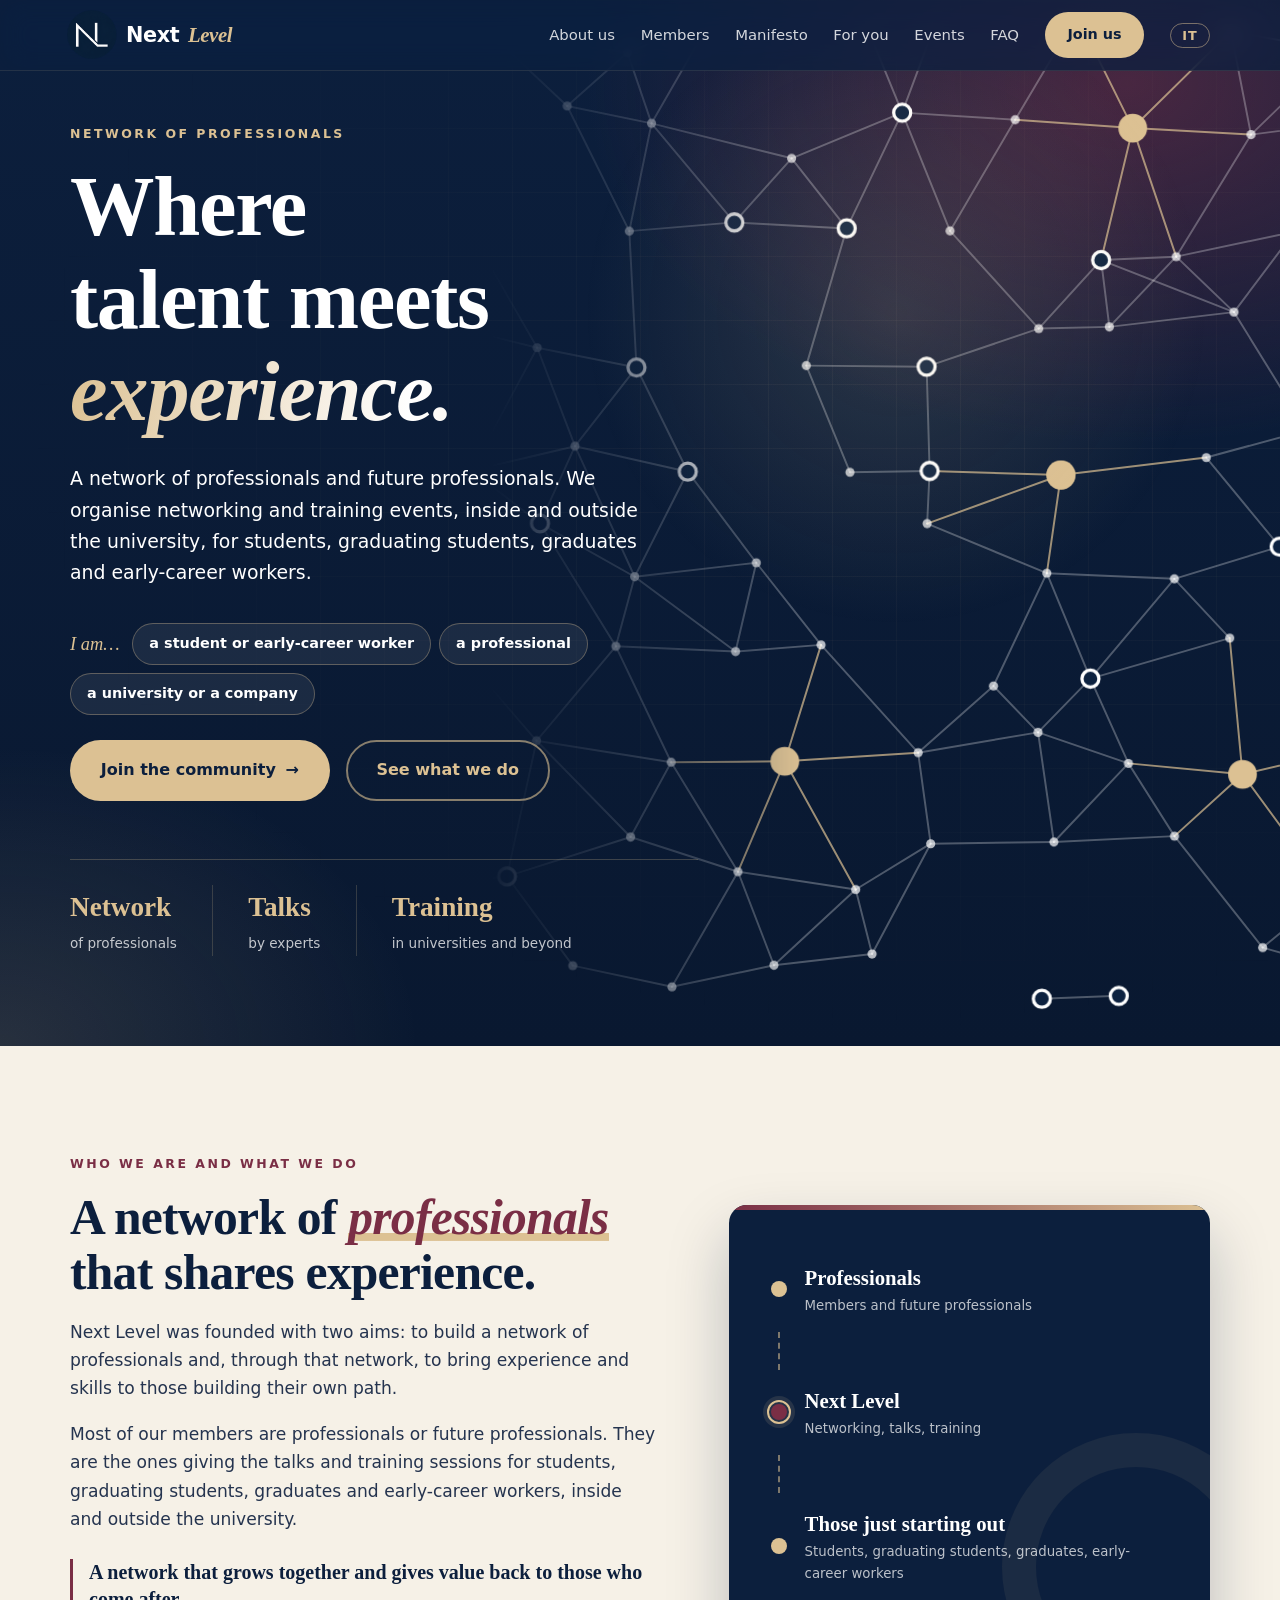
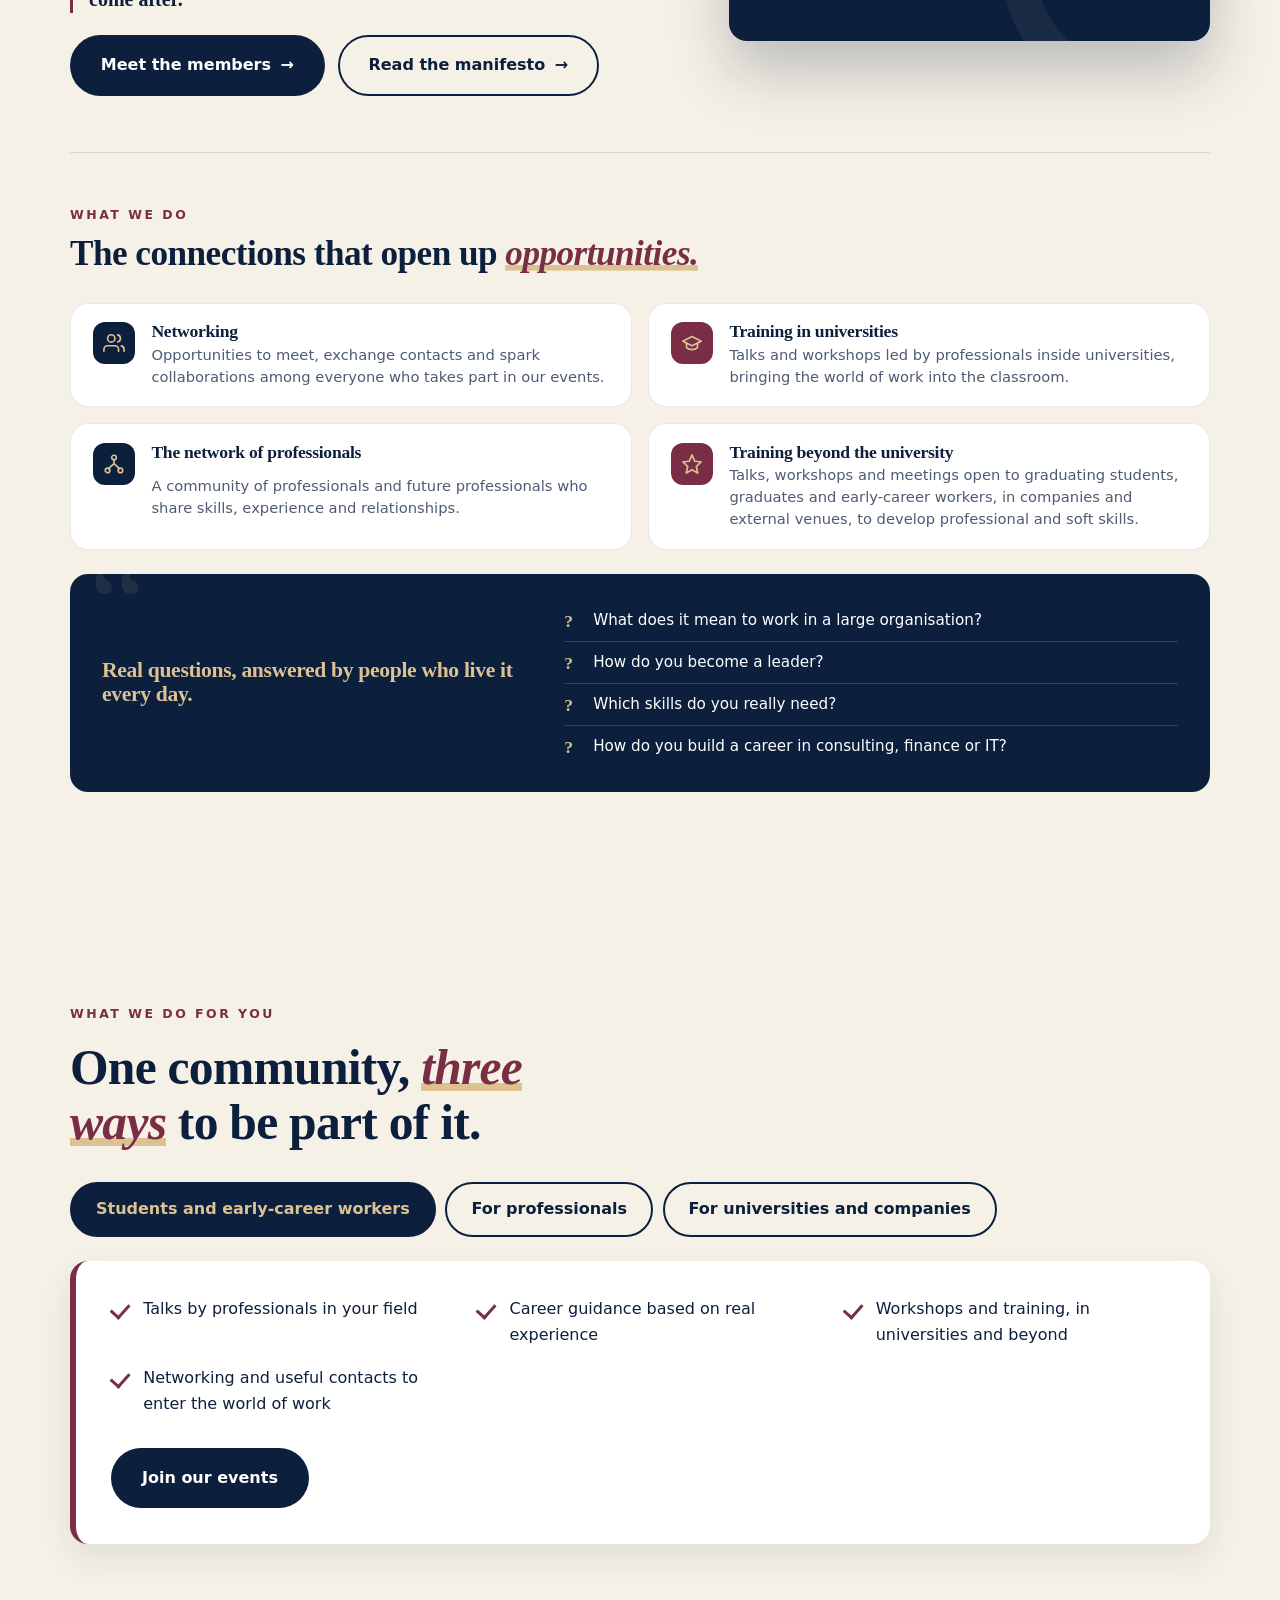
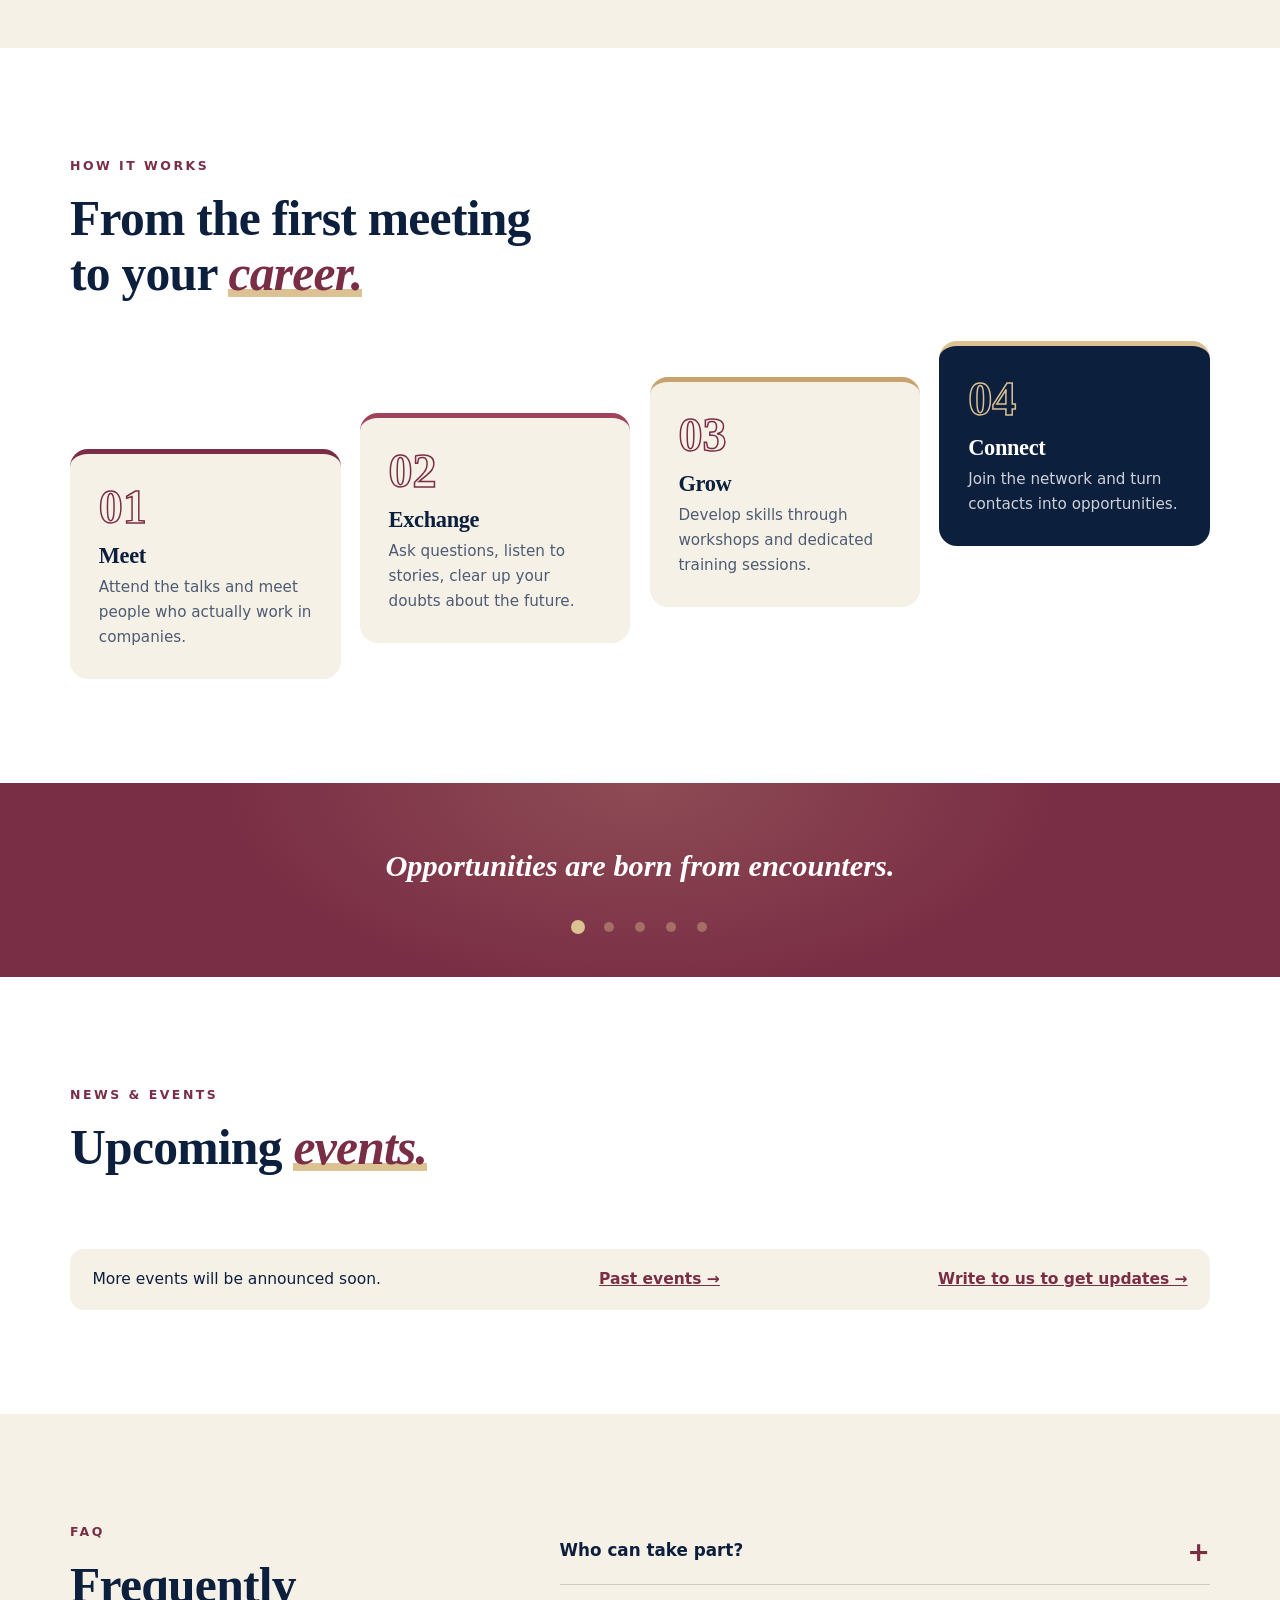
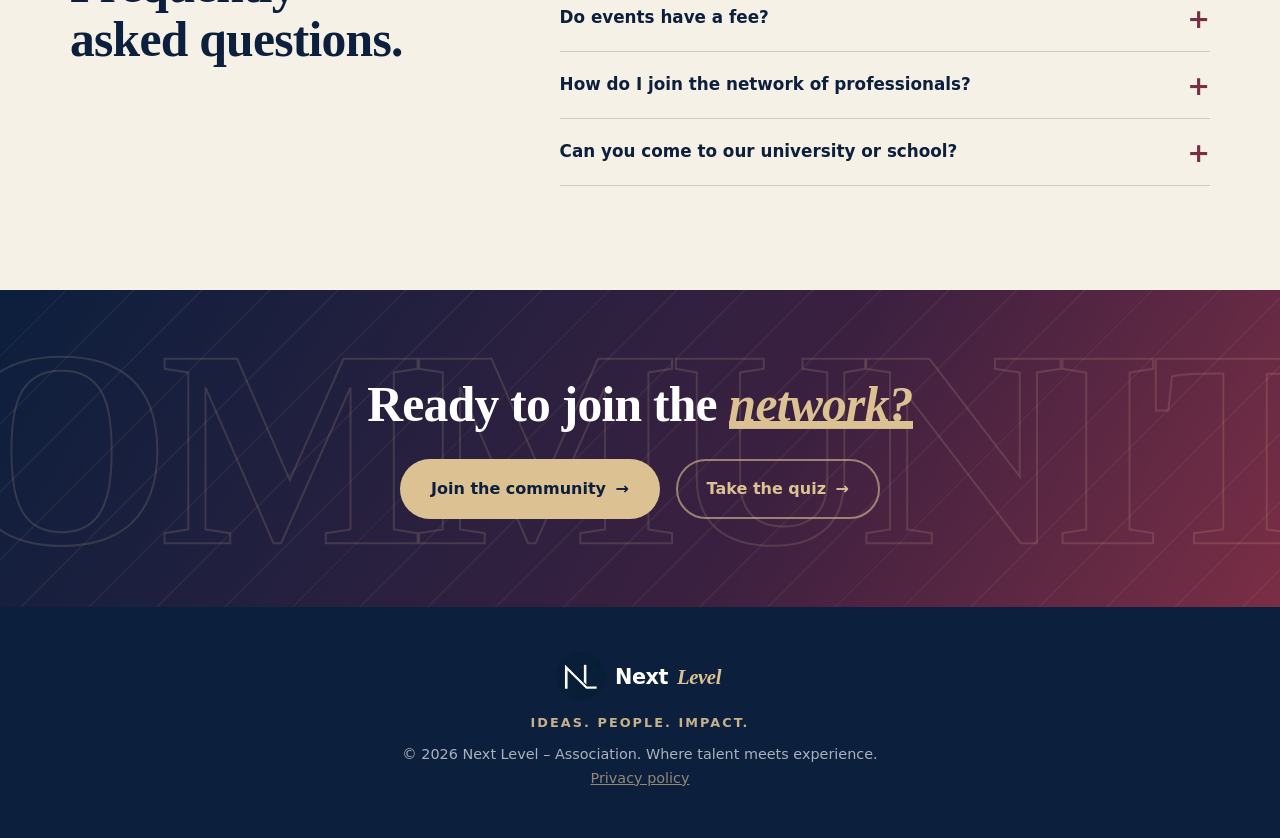
<file: index.html>
<!DOCTYPE html>
<html lang="it">
<head>
<meta charset="UTF-8">
<meta name="viewport" content="width=device-width, initial-scale=1">
<title data-i18n="home.meta.next-level-dove-il">Next Level – Dove il talento incontra l'esperienza</title>
<meta data-i18n-content="home.meta.content-next-level-e-un" name="description" content="Next Level è un'associazione che crea una rete di professionisti e ne porta l'esperienza a studenti, laureandi, laureati e neolavoratori: networking, talk e formazione.">
<meta name="theme-color" content="#0c1f3d">
<meta property="og:type" content="website">
<meta data-i18n-content="home.meta.content-next-level-dove-il" property="og:title" content="Next Level – Dove il talento incontra l'esperienza">
<meta data-i18n-content="home.meta.content-una-rete-di-professionisti" property="og:description" content="Una rete di professionisti che fa networking e formazione per studenti, laureandi, laureati e neolavoratori.">
<meta property="og:image" content="assets/logo.png">
<link rel="icon" type="image/png" href="assets/logo.png">
<link rel="stylesheet" href="css/main.css">
<script src="js/core/lang.js"></script>
</head>
<body>

<a data-i18n="common.page.vai-al-contenuto" class="skip" href="#contenuto">Vai al contenuto</a>
<div class="scroll-progress" id="scroll-progress"></div>
<header>
  <div class="container nav">
    <a href="#home" class="logo"><img src="assets/logo.png" alt="" class="logo-img">Next<span>Level</span></a>
    <button data-i18n-aria-label="common.header.aria-label-apri-il-menu" class="burger" aria-label="Apri il menu" aria-expanded="false"><span></span></button>
    <nav>
      <ul id="menu">
        <li><a data-i18n="common.nav.chi-siamo-e-cosa" href="#chi-siamo">Chi siamo e cosa facciamo</a></li>
        <li><a data-i18n="common.nav.membri" href="pages/membri.html">Membri</a></li>
        <li><a data-i18n="common.nav.manifesto" href="pages/manifesto.html">Manifesto</a></li>
        <li><a data-i18n="common.nav.per-te" href="#per-chi">Per te</a></li>
        <li><a data-i18n="common.nav.eventi" href="#eventi">Eventi</a></li>
        <li><a data-i18n="common.nav.faq" href="#faq">FAQ</a></li>
        <li><a data-i18n="common.nav.unisciti" href="pages/contatti.html" class="btn btn-primary">Unisciti</a></li>
        <li><a data-i18n="common.nav.en" data-i18n-aria-label="common.nav.aria-label-passa-alla-versione-inglese" class="lang-link" href="#" data-lang-toggle hreflang="en" lang="en" aria-label="Passa alla versione inglese">EN</a></li>
      </ul>
    </nav>
  </div>
</header>

<main id="contenuto">
<section class="hero" id="home">
  <div class="container hero-grid">
    <div>
      <span data-i18n="home.home.rete-di-professionisti" class="eyebrow">Rete di professionisti</span>
      <h1 data-i18n="home.home.dove-il-talento-incontra">Dove il talento incontra <em>l'esperienza.</em></h1>
      <p data-i18n="home.home.una-rete-di-professionisti" class="lead" id="hero-lead">Una rete di professionisti e futuri professionisti. Organizziamo eventi di networking e formazione, dentro e fuori l'università, per studenti, laureandi, laureati e neolavoratori.</p>
      <div data-i18n-aria-label="home.home.aria-label-personalizza-il-sito" class="persona-picker" role="group" aria-label="Personalizza il sito">
        <span data-i18n="home.home.sono" class="persona-question">Sono…</span>
        <button data-i18n="home.home.uno-studente-o-neolavoratore" type="button" class="persona-chip" data-persona="stud" aria-pressed="false">uno studente o neolavoratore</button>
        <button data-i18n="home.home.un-professionista" type="button" class="persona-chip" data-persona="pro" aria-pressed="false">un professionista</button>
        <button data-i18n="home.home.un-universita-o-un" type="button" class="persona-chip" data-persona="ente" aria-pressed="false">un'università o un'azienda</button>
      </div>
      <div class="hero-actions">
        <a href="pages/contatti.html" class="btn btn-primary"><span data-i18n="home.home.entra-nella-community" id="hero-cta-text">Entra nella community</span> <span class="btn-arrow" aria-hidden="true">→</span></a>
        <a data-i18n="home.home.scopri-cosa-facciamo" href="#cosa-facciamo" class="btn btn-ghost">Scopri cosa facciamo</a>
      </div>
      <div class="stats">
        <div><strong data-i18n="home.home.rete">Rete</strong><span data-i18n="home.home.di-professionisti">di professionisti</span></div>
        <div><strong data-i18n="home.home.speech">Speech</strong><span data-i18n="home.home.e-talk-di-esperti">e talk di esperti</span></div>
        <div><strong data-i18n="home.home.formazione">Formazione</strong><span data-i18n="home.home.in-universita-e-fuori">in università e fuori</span></div>
      </div>
    </div>
    <div class="hero-art" aria-hidden="true">
      <svg viewBox="0 0 800 800" preserveAspectRatio="xMidYMid slice" fill="none">
      <g stroke="#fff" stroke-opacity=".28" stroke-width="1.5" stroke-linecap="round">
        <line class="link" style="--d:2.93s" pathLength="1" x1="-71.3" y1="-60.7" x2="35.3" y2="-93.4"/>
        <line class="link" style="--d:3.07s" pathLength="1" x1="-71.3" y1="-60.7" x2="-111.1" y2="0.6"/>
        <line class="link" style="--d:2.70s" pathLength="1" x1="35.3" y1="-93.4" x2="21.4" y2="8.7"/>
        <line class="link" style="--d:2.33s" pathLength="1" x1="149.6" y1="-78.5" x2="221.4" y2="-68.4"/>
        <line class="link" style="--d:2.40s" pathLength="1" x1="149.6" y1="-78.5" x2="99.3" y2="3.6"/>
        <line class="link" style="--d:2.12s" pathLength="1" x1="221.4" y1="-68.4" x2="204.8" y2="18.8"/>
        <line class="link" style="--d:2.07s" pathLength="1" x1="221.4" y1="-68.4" x2="269.5" y2="-7.6"/>
        <line class="link" style="--d:1.86s" pathLength="1" x1="334.9" y1="-78.1" x2="385.1" y2="-7.7"/>
        <line class="link" style="--d:1.78s" pathLength="1" x1="423.3" y1="-73.8" x2="385.1" y2="-7.7"/>
        <line class="link" style="--d:1.76s" pathLength="1" x1="423.3" y1="-73.8" x2="442.4" y2="-9.3"/>
        <line class="link" style="--d:1.87s" pathLength="1" x1="522" y1="-91.9" x2="591.6" y2="-70.5"/>
        <line class="link" style="--d:1.75s" pathLength="1" x1="522" y1="-91.9" x2="548.4" y2="-9.4"/>
        <line class="link" style="--d:1.72s" pathLength="1" x1="591.6" y1="-70.5" x2="548.4" y2="-9.4"/>
        <line class="link" style="--d:1.75s" pathLength="1" x1="591.6" y1="-70.5" x2="666.1" y2="2.6"/>
        <line class="link" style="--d:2.14s" pathLength="1" x1="700" y1="-100.6" x2="791.3" y2="-81.5"/>
        <line class="link" style="--d:1.88s" pathLength="1" x1="700" y1="-100.6" x2="666.1" y2="2.6"/>
        <line class="link" style="--d:2.30s" pathLength="1" x1="791.3" y1="-81.5" x2="895.4" y2="-65.9"/>
        <line class="link" style="--d:2.00s" pathLength="1" x1="791.3" y1="-81.5" x2="747.6" y2="17.4"/>
        <line class="link" style="--d:2.11s" pathLength="1" x1="791.3" y1="-81.5" x2="805.7" y2="-10.4"/>
        <line class="link" style="--d:2.22s" pathLength="1" x1="895.4" y1="-65.9" x2="805.7" y2="-10.4"/>
        <line class="link" style="--d:2.90s" pathLength="1" x1="-111.1" y1="0.6" x2="-42.9" y2="80.4"/>
        <line class="link" style="--d:2.50s" pathLength="1" x1="21.4" y1="8.7" x2="99.3" y2="3.6"/>
        <line class="link" style="--d:2.67s" pathLength="1" x1="21.4" y1="8.7" x2="-42.9" y2="80.4"/>
        <line class="link" style="--d:2.53s" pathLength="1" x1="21.4" y1="8.7" x2="42" y2="65.9"/>
        <line class="link" style="--d:2.20s" pathLength="1" x1="99.3" y1="3.6" x2="204.8" y2="18.8"/>
        <line class="link" style="--d:2.41s" pathLength="1" x1="99.3" y1="3.6" x2="42" y2="65.9"/>
        <line class="link" style="--d:2.22s" pathLength="1" x1="99.3" y1="3.6" x2="158.7" y2="59.6"/>
        <line class="link" style="--d:1.97s" pathLength="1" x1="204.8" y1="18.8" x2="269.5" y2="-7.6"/>
        <line class="link" style="--d:2.04s" pathLength="1" x1="204.8" y1="18.8" x2="158.7" y2="59.6"/>
        <line class="link" style="--d:1.93s" pathLength="1" x1="204.8" y1="18.8" x2="223.2" y2="72.9"/>
        <line class="link" style="--d:1.87s" pathLength="1" x1="269.5" y1="-7.6" x2="223.2" y2="72.9"/>
        <line class="link" style="--d:1.65s" pathLength="1" x1="385.1" y1="-7.7" x2="442.4" y2="-9.3"/>
        <line class="link" style="--d:1.54s" pathLength="1" x1="385.1" y1="-7.7" x2="414.8" y2="64.7"/>
        <line class="link" style="--d:1.59s" pathLength="1" x1="442.4" y1="-9.3" x2="548.4" y2="-9.4"/>
        <line class="link" style="--d:1.50s" pathLength="1" x1="442.4" y1="-9.3" x2="414.8" y2="64.7"/>
        <line class="link" style="--d:1.44s" pathLength="1" x1="548.4" y1="-9.4" x2="501.2" y2="70.1"/>
        <line class="link link--gold" style="--d:1.44s" pathLength="1" x1="548.4" y1="-9.4" x2="591.1" y2="76.5"/>
        <line class="link" style="--d:1.73s" pathLength="1" x1="666.1" y1="2.6" x2="747.6" y2="17.4"/>
        <line class="link link--gold" style="--d:1.49s" pathLength="1" x1="666.1" y1="2.6" x2="591.1" y2="76.5"/>
        <line class="link" style="--d:1.56s" pathLength="1" x1="666.1" y1="2.6" x2="681.5" y2="81.5"/>
        <line class="link" style="--d:1.91s" pathLength="1" x1="747.6" y1="17.4" x2="805.7" y2="-10.4"/>
        <line class="link" style="--d:1.62s" pathLength="1" x1="747.6" y1="17.4" x2="681.5" y2="81.5"/>
        <line class="link" style="--d:1.77s" pathLength="1" x1="747.6" y1="17.4" x2="787.8" y2="67.8"/>
        <line class="link" style="--d:1.89s" pathLength="1" x1="805.7" y1="-10.4" x2="787.8" y2="67.8"/>
        <line class="link" style="--d:2.73s" pathLength="1" x1="-42.9" y1="80.4" x2="-73.6" y2="166.3"/>
        <line class="link" style="--d:2.58s" pathLength="1" x1="-42.9" y1="80.4" x2="6.8" y2="160.8"/>
        <line class="link" style="--d:2.44s" pathLength="1" x1="42" y1="65.9" x2="6.8" y2="160.8"/>
        <line class="link" style="--d:1.95s" pathLength="1" x1="158.7" y1="59.6" x2="223.2" y2="72.9"/>
        <line class="link" style="--d:1.89s" pathLength="1" x1="158.7" y1="59.6" x2="206.2" y2="155.3"/>
        <line class="link" style="--d:1.65s" pathLength="1" x1="223.2" y1="72.9" x2="330.3" y2="99.6"/>
        <line class="link" style="--d:1.77s" pathLength="1" x1="223.2" y1="72.9" x2="206.2" y2="155.3"/>
        <line class="link" style="--d:1.65s" pathLength="1" x1="223.2" y1="72.9" x2="286.5" y2="148.6"/>
        <line class="link" style="--d:1.41s" pathLength="1" x1="330.3" y1="99.6" x2="414.8" y2="64.7"/>
        <line class="link" style="--d:1.46s" pathLength="1" x1="330.3" y1="99.6" x2="286.5" y2="148.6"/>
        <line class="link" style="--d:1.33s" pathLength="1" x1="330.3" y1="99.6" x2="372.4" y2="153.2"/>
        <line class="link" style="--d:1.33s" pathLength="1" x1="414.8" y1="64.7" x2="501.2" y2="70.1"/>
        <line class="link" style="--d:1.28s" pathLength="1" x1="414.8" y1="64.7" x2="372.4" y2="153.2"/>
        <line class="link" style="--d:1.20s" pathLength="1" x1="414.8" y1="64.7" x2="451.4" y2="155.1"/>
        <line class="link link--gold" style="--d:1.28s" pathLength="1" x1="501.2" y1="70.1" x2="591.1" y2="76.5"/>
        <line class="link" style="--d:1.14s" pathLength="1" x1="501.2" y1="70.1" x2="451.4" y2="155.1"/>
        <line class="link link--gold" style="--d:1.36s" pathLength="1" x1="591.1" y1="76.5" x2="681.5" y2="81.5"/>
        <line class="link link--gold" style="--d:1.10s" pathLength="1" x1="591.1" y1="76.5" x2="566.9" y2="177.4"/>
        <line class="link link--gold" style="--d:1.15s" pathLength="1" x1="591.1" y1="76.5" x2="624.3" y2="174.8"/>
        <line class="link" style="--d:1.60s" pathLength="1" x1="681.5" y1="81.5" x2="787.8" y2="67.8"/>
        <line class="link" style="--d:1.24s" pathLength="1" x1="681.5" y1="81.5" x2="624.3" y2="174.8"/>
        <line class="link" style="--d:1.91s" pathLength="1" x1="787.8" y1="67.8" x2="894.6" y2="78.1"/>
        <line class="link" style="--d:1.71s" pathLength="1" x1="787.8" y1="67.8" x2="810.5" y2="140.7"/>
        <line class="link" style="--d:2.59s" pathLength="1" x1="-73.6" y1="166.3" x2="6.8" y2="160.8"/>
        <line class="link" style="--d:2.62s" pathLength="1" x1="-73.6" y1="166.3" x2="-20.9" y2="227.2"/>
        <line class="link" style="--d:2.47s" pathLength="1" x1="6.8" y1="160.8" x2="-20.9" y2="227.2"/>
        <line class="link" style="--d:2.33s" pathLength="1" x1="6.8" y1="160.8" x2="52.7" y2="223.8"/>
        <line class="link" style="--d:2.17s" pathLength="1" x1="92.3" y1="168.8" x2="52.7" y2="223.8"/>
        <line class="link" style="--d:2.00s" pathLength="1" x1="92.3" y1="168.8" x2="135.8" y2="244.4"/>
        <line class="link" style="--d:1.60s" pathLength="1" x1="206.2" y1="155.3" x2="286.5" y2="148.6"/>
        <line class="link" style="--d:1.65s" pathLength="1" x1="206.2" y1="155.3" x2="211.7" y2="259.5"/>
        <line class="link" style="--d:1.33s" pathLength="1" x1="286.5" y1="148.6" x2="372.4" y2="153.2"/>
        <line class="link" style="--d:1.12s" pathLength="1" x1="372.4" y1="153.2" x2="341.5" y2="258.1"/>
        <line class="link" style="--d:0.83s" pathLength="1" x1="451.4" y1="155.1" x2="519.2" y2="229.8"/>
        <line class="link" style="--d:0.96s" pathLength="1" x1="566.9" y1="177.4" x2="624.3" y2="174.8"/>
        <line class="link" style="--d:0.78s" pathLength="1" x1="566.9" y1="177.4" x2="519.2" y2="229.8"/>
        <line class="link" style="--d:0.82s" pathLength="1" x1="566.9" y1="177.4" x2="573.2" y2="228.5"/>
        <line class="link" style="--d:0.95s" pathLength="1" x1="566.9" y1="177.4" x2="668.5" y2="217.2"/>
        <line class="link" style="--d:1.17s" pathLength="1" x1="624.3" y1="174.8" x2="714.6" y2="155.8"/>
        <line class="link" style="--d:0.88s" pathLength="1" x1="624.3" y1="174.8" x2="573.2" y2="228.5"/>
        <line class="link" style="--d:1.03s" pathLength="1" x1="624.3" y1="174.8" x2="668.5" y2="217.2"/>
        <line class="link" style="--d:1.50s" pathLength="1" x1="714.6" y1="155.8" x2="810.5" y2="140.7"/>
        <line class="link" style="--d:1.19s" pathLength="1" x1="714.6" y1="155.8" x2="668.5" y2="217.2"/>
        <line class="link" style="--d:1.38s" pathLength="1" x1="714.6" y1="155.8" x2="787.9" y2="227.8"/>
        <line class="link" style="--d:1.56s" pathLength="1" x1="810.5" y1="140.7" x2="787.9" y2="227.8"/>
        <line class="link" style="--d:2.36s" pathLength="1" x1="-20.9" y1="227.2" x2="52.7" y2="223.8"/>
        <line class="link" style="--d:2.06s" pathLength="1" x1="52.7" y1="223.8" x2="135.8" y2="244.4"/>
        <line class="link" style="--d:2.27s" pathLength="1" x1="52.7" y1="223.8" x2="19.3" y2="308"/>
        <line class="link" style="--d:1.74s" pathLength="1" x1="135.8" y1="244.4" x2="211.7" y2="259.5"/>
        <line class="link" style="--d:1.97s" pathLength="1" x1="135.8" y1="244.4" x2="85.6" y2="338.3"/>
        <line class="link" style="--d:1.82s" pathLength="1" x1="135.8" y1="244.4" x2="164.7" y2="319.7"/>
        <line class="link" style="--d:1.68s" pathLength="1" x1="211.7" y1="259.5" x2="164.7" y2="319.7"/>
        <line class="link" style="--d:1.51s" pathLength="1" x1="211.7" y1="259.5" x2="250.9" y2="339.2"/>
        <line class="link" style="--d:0.93s" pathLength="1" x1="341.5" y1="258.1" x2="433.5" y2="258.9"/>
        <line class="link" style="--d:1.02s" pathLength="1" x1="341.5" y1="258.1" x2="374.9" y2="339.6"/>
        <line class="link" style="--d:0.67s" pathLength="1" x1="433.5" y1="258.9" x2="519.2" y2="229.8"/>
        <line class="link" style="--d:0.73s" pathLength="1" x1="433.5" y1="258.9" x2="435.8" y2="338.6"/>
        <line class="link" style="--d:0.69s" pathLength="1" x1="519.2" y1="229.8" x2="573.2" y2="228.5"/>
        <line class="link" style="--d:0.89s" pathLength="1" x1="573.2" y1="228.5" x2="668.5" y2="217.2"/>
        <line class="link" style="--d:1.09s" pathLength="1" x1="668.5" y1="217.2" x2="724.2" y2="307.4"/>
        <line class="link" style="--d:1.65s" pathLength="1" x1="787.9" y1="227.8" x2="886.2" y2="239.6"/>
        <line class="link" style="--d:1.48s" pathLength="1" x1="787.9" y1="227.8" x2="813.3" y2="323.1"/>
        <line class="link" style="--d:1.67s" pathLength="1" x1="886.2" y1="239.6" x2="813.3" y2="323.1"/>
        <line class="link" style="--d:2.52s" pathLength="1" x1="-82.5" y1="308.1" x2="19.3" y2="308"/>
        <line class="link" style="--d:2.70s" pathLength="1" x1="-82.5" y1="308.1" x2="-68.7" y2="412.6"/>
        <line class="link" style="--d:2.20s" pathLength="1" x1="19.3" y1="308" x2="85.6" y2="338.3"/>
        <line class="link" style="--d:2.27s" pathLength="1" x1="19.3" y1="308" x2="56.2" y2="410"/>
        <line class="link" style="--d:1.92s" pathLength="1" x1="85.6" y1="338.3" x2="164.7" y2="319.7"/>
        <line class="link" style="--d:2.15s" pathLength="1" x1="85.6" y1="338.3" x2="56.2" y2="410"/>
        <line class="link" style="--d:1.99s" pathLength="1" x1="85.6" y1="338.3" x2="137.9" y2="378.7"/>
        <line class="link" style="--d:1.61s" pathLength="1" x1="164.7" y1="319.7" x2="250.9" y2="339.2"/>
        <line class="link" style="--d:1.83s" pathLength="1" x1="164.7" y1="319.7" x2="137.9" y2="378.7"/>
        <line class="link" style="--d:1.71s" pathLength="1" x1="164.7" y1="319.7" x2="210.3" y2="419.5"/>
        <line class="link" style="--d:1.55s" pathLength="1" x1="250.9" y1="339.2" x2="210.3" y2="419.5"/>
        <line class="link" style="--d:1.38s" pathLength="1" x1="250.9" y1="339.2" x2="303.3" y2="408.8"/>
        <line class="link" style="--d:0.87s" pathLength="1" x1="374.9" y1="339.6" x2="435.8" y2="338.6"/>
        <line class="link link--gold" style="--d:0.60s" pathLength="1" x1="435.8" y1="338.6" x2="536.2" y2="341.7"/>
        <line class="link" style="--d:0.80s" pathLength="1" x1="435.8" y1="338.6" x2="433.9" y2="378.9"/>
        <line class="link link--gold" style="--d:0.71s" pathLength="1" x1="536.2" y1="341.7" x2="647.3" y2="328.4"/>
        <line class="link link--gold" style="--d:0.67s" pathLength="1" x1="536.2" y1="341.7" x2="433.9" y2="378.9"/>
        <line class="link link--gold" style="--d:0.71s" pathLength="1" x1="536.2" y1="341.7" x2="525.4" y2="416.8"/>
        <line class="link" style="--d:1.04s" pathLength="1" x1="647.3" y1="328.4" x2="724.2" y2="307.4"/>
        <line class="link" style="--d:1.04s" pathLength="1" x1="647.3" y1="328.4" x2="703.4" y2="396.5"/>
        <line class="link" style="--d:1.36s" pathLength="1" x1="724.2" y1="307.4" x2="813.3" y2="323.1"/>
        <line class="link" style="--d:1.17s" pathLength="1" x1="724.2" y1="307.4" x2="703.4" y2="396.5"/>
        <line class="link" style="--d:1.47s" pathLength="1" x1="813.3" y1="323.1" x2="769.3" y2="410.7"/>
        <line class="link" style="--d:1.70s" pathLength="1" x1="813.3" y1="323.1" x2="893.3" y2="395.5"/>
        <line class="link" style="--d:2.80s" pathLength="1" x1="-68.7" y1="412.6" x2="-105.4" y2="475.9"/>
        <line class="link" style="--d:1.78s" pathLength="1" x1="137.9" y1="378.7" x2="210.3" y2="419.5"/>
        <line class="link" style="--d:1.84s" pathLength="1" x1="137.9" y1="378.7" x2="195.9" y2="472.7"/>
        <line class="link" style="--d:1.50s" pathLength="1" x1="210.3" y1="419.5" x2="303.3" y2="408.8"/>
        <line class="link" style="--d:1.74s" pathLength="1" x1="210.3" y1="419.5" x2="195.9" y2="472.7"/>
        <line class="link" style="--d:1.59s" pathLength="1" x1="210.3" y1="419.5" x2="287.4" y2="476.7"/>
        <line class="link" style="--d:1.42s" pathLength="1" x1="303.3" y1="408.8" x2="287.4" y2="476.7"/>
        <line class="link" style="--d:1.31s" pathLength="1" x1="303.3" y1="408.8" x2="352.8" y2="471.6"/>
        <line class="link" style="--d:0.81s" pathLength="1" x1="433.9" y1="378.9" x2="525.4" y2="416.8"/>
        <line class="link" style="--d:0.90s" pathLength="1" x1="525.4" y1="416.8" x2="622.9" y2="421.1"/>
        <line class="link" style="--d:1.02s" pathLength="1" x1="525.4" y1="416.8" x2="484.6" y2="503"/>
        <line class="link" style="--d:1.01s" pathLength="1" x1="525.4" y1="416.8" x2="558.7" y2="497.4"/>
        <line class="link" style="--d:1.09s" pathLength="1" x1="622.9" y1="421.1" x2="703.4" y2="396.5"/>
        <line class="link" style="--d:1.07s" pathLength="1" x1="622.9" y1="421.1" x2="558.7" y2="497.4"/>
        <line class="link" style="--d:1.13s" pathLength="1" x1="622.9" y1="421.1" x2="665.2" y2="466.4"/>
        <line class="link" style="--d:1.32s" pathLength="1" x1="703.4" y1="396.5" x2="769.3" y2="410.7"/>
        <line class="link" style="--d:1.33s" pathLength="1" x1="703.4" y1="396.5" x2="743.3" y2="463.5"/>
        <line class="link" style="--d:1.45s" pathLength="1" x1="769.3" y1="410.7" x2="743.3" y2="463.5"/>
        <line class="link" style="--d:1.61s" pathLength="1" x1="769.3" y1="410.7" x2="827.9" y2="482.9"/>
        <line class="link" style="--d:1.82s" pathLength="1" x1="893.3" y1="395.5" x2="827.9" y2="482.9"/>
        <line class="link" style="--d:2.33s" pathLength="1" x1="19.6" y1="482.9" x2="84.5" y2="485.8"/>
        <line class="link" style="--d:2.61s" pathLength="1" x1="19.6" y1="482.9" x2="-32.3" y2="580.8"/>
        <line class="link" style="--d:2.45s" pathLength="1" x1="19.6" y1="482.9" x2="45.1" y2="545.9"/>
        <line class="link" style="--d:2.18s" pathLength="1" x1="84.5" y1="485.8" x2="135.3" y2="544.9"/>
        <line class="link" style="--d:1.66s" pathLength="1" x1="195.9" y1="472.7" x2="287.4" y2="476.7"/>
        <line class="link" style="--d:1.98s" pathLength="1" x1="195.9" y1="472.7" x2="135.3" y2="544.9"/>
        <line class="link" style="--d:1.83s" pathLength="1" x1="195.9" y1="472.7" x2="238.2" y2="561.3"/>
        <line class="link" style="--d:1.42s" pathLength="1" x1="287.4" y1="476.7" x2="352.8" y2="471.6"/>
        <line class="link link--gold" style="--d:1.48s" pathLength="1" x1="352.8" y1="471.6" x2="325.1" y2="560.6"/>
        <line class="link" style="--d:1.36s" pathLength="1" x1="352.8" y1="471.6" x2="427" y2="554"/>
        <line class="link" style="--d:1.31s" pathLength="1" x1="484.6" y1="503" x2="427" y2="554"/>
        <line class="link" style="--d:1.25s" pathLength="1" x1="484.6" y1="503" x2="518.7" y2="538.5"/>
        <line class="link" style="--d:1.18s" pathLength="1" x1="558.7" y1="497.4" x2="665.2" y2="466.4"/>
        <line class="link" style="--d:1.24s" pathLength="1" x1="558.7" y1="497.4" x2="518.7" y2="538.5"/>
        <line class="link" style="--d:1.31s" pathLength="1" x1="558.7" y1="497.4" x2="587.8" y2="562.2"/>
        <line class="link link--gold" style="--d:1.42s" pathLength="1" x1="665.2" y1="466.4" x2="675" y2="570.5"/>
        <line class="link" style="--d:1.62s" pathLength="1" x1="743.3" y1="463.5" x2="827.9" y2="482.9"/>
        <line class="link" style="--d:1.61s" pathLength="1" x1="743.3" y1="463.5" x2="771.4" y2="548.1"/>
        <line class="link" style="--d:1.76s" pathLength="1" x1="827.9" y1="482.9" x2="771.4" y2="548.1"/>
        <line class="link" style="--d:2.62s" pathLength="1" x1="-32.3" y1="580.8" x2="45.1" y2="545.9"/>
        <line class="link" style="--d:2.99s" pathLength="1" x1="-32.3" y1="580.8" x2="-113.5" y2="652.9"/>
        <line class="link" style="--d:2.77s" pathLength="1" x1="-32.3" y1="580.8" x2="16.3" y2="659.4"/>
        <line class="link" style="--d:2.30s" pathLength="1" x1="45.1" y1="545.9" x2="135.3" y2="544.9"/>
        <line class="link" style="--d:2.01s" pathLength="1" x1="135.3" y1="544.9" x2="238.2" y2="561.3"/>
        <line class="link" style="--d:2.30s" pathLength="1" x1="135.3" y1="544.9" x2="112.7" y2="648.6"/>
        <line class="link" style="--d:2.12s" pathLength="1" x1="135.3" y1="544.9" x2="207.2" y2="618.5"/>
        <line class="link link--gold" style="--d:1.76s" pathLength="1" x1="238.2" y1="561.3" x2="325.1" y2="560.6"/>
        <line class="link" style="--d:2.00s" pathLength="1" x1="238.2" y1="561.3" x2="207.2" y2="618.5"/>
        <line class="link" style="--d:1.93s" pathLength="1" x1="238.2" y1="561.3" x2="289.3" y2="645"/>
        <line class="link link--gold" style="--d:1.53s" pathLength="1" x1="325.1" y1="560.6" x2="427" y2="554"/>
        <line class="link link--gold" style="--d:1.82s" pathLength="1" x1="325.1" y1="560.6" x2="289.3" y2="645"/>
        <line class="link link--gold" style="--d:1.75s" pathLength="1" x1="325.1" y1="560.6" x2="379.3" y2="658.6"/>
        <line class="link" style="--d:1.36s" pathLength="1" x1="427" y1="554" x2="518.7" y2="538.5"/>
        <line class="link" style="--d:1.56s" pathLength="1" x1="427" y1="554" x2="436.6" y2="623.6"/>
        <line class="link" style="--d:1.37s" pathLength="1" x1="518.7" y1="538.5" x2="587.8" y2="562.2"/>
        <line class="link" style="--d:1.48s" pathLength="1" x1="518.7" y1="538.5" x2="530.8" y2="622.3"/>
        <line class="link link--gold" style="--d:1.51s" pathLength="1" x1="587.8" y1="562.2" x2="675" y2="570.5"/>
        <line class="link" style="--d:1.53s" pathLength="1" x1="587.8" y1="562.2" x2="530.8" y2="622.3"/>
        <line class="link" style="--d:1.56s" pathLength="1" x1="587.8" y1="562.2" x2="623" y2="617.8"/>
        <line class="link link--gold" style="--d:1.67s" pathLength="1" x1="675" y1="570.5" x2="771.4" y2="548.1"/>
        <line class="link link--gold" style="--d:1.64s" pathLength="1" x1="675" y1="570.5" x2="623" y2="617.8"/>
        <line class="link link--gold" style="--d:1.81s" pathLength="1" x1="675" y1="570.5" x2="741.3" y2="660.8"/>
        <line class="link" style="--d:1.93s" pathLength="1" x1="771.4" y1="548.1" x2="882.1" y2="557"/>
        <line class="link" style="--d:1.92s" pathLength="1" x1="771.4" y1="548.1" x2="812.4" y2="623.5"/>
        <line class="link" style="--d:2.08s" pathLength="1" x1="882.1" y1="557" x2="812.4" y2="623.5"/>
        <line class="link" style="--d:3.18s" pathLength="1" x1="-113.5" y1="652.9" x2="-61.1" y2="728.4"/>
        <line class="link" style="--d:2.62s" pathLength="1" x1="16.3" y1="659.4" x2="112.7" y2="648.6"/>
        <line class="link" style="--d:2.98s" pathLength="1" x1="16.3" y1="659.4" x2="-61.1" y2="728.4"/>
        <line class="link" style="--d:2.82s" pathLength="1" x1="16.3" y1="659.4" x2="33" y2="718.4"/>
        <line class="link" style="--d:2.29s" pathLength="1" x1="112.7" y1="648.6" x2="207.2" y2="618.5"/>
        <line class="link" style="--d:2.48s" pathLength="1" x1="112.7" y1="648.6" x2="163" y2="716.8"/>
        <line class="link" style="--d:2.05s" pathLength="1" x1="207.2" y1="618.5" x2="289.3" y2="645"/>
        <line class="link" style="--d:1.93s" pathLength="1" x1="289.3" y1="645" x2="379.3" y2="658.6"/>
        <line class="link" style="--d:2.19s" pathLength="1" x1="289.3" y1="645" x2="238.8" y2="733"/>
        <line class="link" style="--d:2.09s" pathLength="1" x1="289.3" y1="645" x2="316.8" y2="716.5"/>
        <line class="link" style="--d:1.78s" pathLength="1" x1="379.3" y1="658.6" x2="436.6" y2="623.6"/>
        <line class="link" style="--d:2.03s" pathLength="1" x1="379.3" y1="658.6" x2="316.8" y2="716.5"/>
        <line class="link" style="--d:1.96s" pathLength="1" x1="379.3" y1="658.6" x2="391.8" y2="707.9"/>
        <line class="link" style="--d:1.65s" pathLength="1" x1="436.6" y1="623.6" x2="530.8" y2="622.3"/>
        <line class="link" style="--d:1.86s" pathLength="1" x1="436.6" y1="623.6" x2="391.8" y2="707.9"/>
        <line class="link" style="--d:1.65s" pathLength="1" x1="530.8" y1="622.3" x2="623" y2="617.8"/>
        <line class="link" style="--d:1.88s" pathLength="1" x1="623" y1="617.8" x2="690.4" y2="703"/>
        <line class="link" style="--d:2.05s" pathLength="1" x1="741.3" y1="660.8" x2="812.4" y2="623.5"/>
        <line class="link" style="--d:2.05s" pathLength="1" x1="741.3" y1="660.8" x2="690.4" y2="703"/>
        <line class="link" style="--d:2.16s" pathLength="1" x1="741.3" y1="660.8" x2="767.3" y2="725.1"/>
        <line class="link" style="--d:2.17s" pathLength="1" x1="812.4" y1="623.5" x2="767.3" y2="725.1"/>
        <line class="link" style="--d:2.25s" pathLength="1" x1="812.4" y1="623.5" x2="857.3" y2="701"/>
        <line class="link" style="--d:3.02s" pathLength="1" x1="-61.1" y1="728.4" x2="33" y2="718.4"/>
        <line class="link" style="--d:2.44s" pathLength="1" x1="163" y1="716.8" x2="238.8" y2="733"/>
        <line class="link" style="--d:2.28s" pathLength="1" x1="238.8" y1="733" x2="316.8" y2="716.5"/>
        <line class="link" style="--d:2.11s" pathLength="1" x1="316.8" y1="716.5" x2="391.8" y2="707.9"/>
        <line class="link" style="--d:2.10s" pathLength="1" x1="521.6" y1="742.2" x2="580.4" y2="739.9"/>
        <line class="link" style="--d:2.18s" pathLength="1" x1="690.4" y1="703" x2="767.3" y2="725.1"/>
        <line class="link" style="--d:2.35s" pathLength="1" x1="767.3" y1="725.1" x2="857.3" y2="701"/>
      </g>
      <g>
        <circle class="node" style="--d:2.86s" cx="-71.3" cy="-60.7" r="6.5" fill="#0d2240" stroke="#fff" stroke-width="2.5"/>
        <circle class="node" style="--d:2.60s" cx="35.3" cy="-93.4" r="3.5" fill="#fff" fill-opacity=".7"/>
        <circle class="node" style="--d:2.24s" cx="149.6" cy="-78.5" r="3.5" fill="#fff" fill-opacity=".7"/>
        <circle class="node" style="--d:2.02s" cx="221.4" cy="-68.4" r="3.5" fill="#fff" fill-opacity=".7"/>
        <circle class="node" style="--d:1.82s" cx="334.9" cy="-78.1" r="3.5" fill="#fff" fill-opacity=".7"/>
        <circle class="node" style="--d:1.69s" cx="423.3" cy="-73.8" r="3.5" fill="#fff" fill-opacity=".7"/>
        <circle class="node" style="--d:1.71s" cx="522" cy="-91.9" r="3.5" fill="#fff" fill-opacity=".7"/>
        <circle class="node" style="--d:1.65s" cx="591.6" cy="-70.5" r="3.5" fill="#fff" fill-opacity=".7"/>
        <circle class="node" style="--d:1.89s" cx="700" cy="-100.6" r="3.5" fill="#fff" fill-opacity=".7"/>
        <circle class="node" style="--d:2.00s" cx="791.3" cy="-81.5" r="3.5" fill="#fff" fill-opacity=".7"/>
        <circle class="node" style="--d:2.22s" cx="895.4" cy="-65.9" r="3.5" fill="#fff" fill-opacity=".7"/>
        <circle class="node" style="--d:2.89s" cx="-111.1" cy="0.6" r="3.5" fill="#fff" fill-opacity=".7"/>
        <circle class="node" style="--d:2.42s" cx="21.4" cy="8.7" r="6.5" fill="#0d2240" stroke="#fff" stroke-width="2.5"/>
        <circle class="node" style="--d:2.18s" cx="99.3" cy="3.6" r="3.5" fill="#fff" fill-opacity=".7"/>
        <circle class="node" style="--d:1.82s" cx="204.8" cy="18.8" r="3.5" fill="#fff" fill-opacity=".7"/>
        <circle class="node" style="--d:1.73s" cx="269.5" cy="-7.6" r="3.5" fill="#fff" fill-opacity=".7"/>
        <circle class="node" style="--d:1.49s" cx="385.1" cy="-7.7" r="3.5" fill="#fff" fill-opacity=".7"/>
        <circle class="node" style="--d:1.43s" cx="442.4" cy="-9.3" r="3.5" fill="#fff" fill-opacity=".7"/>
        <circle class="node" style="--d:1.40s" cx="548.4" cy="-9.4" r="3.5" fill="#fff" fill-opacity=".7"/>
        <circle class="node" style="--d:1.47s" cx="666.1" cy="2.6" r="3.5" fill="#fff" fill-opacity=".7"/>
        <circle class="node" style="--d:1.60s" cx="747.6" cy="17.4" r="3.5" fill="#fff" fill-opacity=".7"/>
        <circle class="node" style="--d:1.82s" cx="805.7" cy="-10.4" r="3.5" fill="#fff" fill-opacity=".7"/>
        <circle class="node" style="--d:2.52s" cx="-42.9" cy="80.4" r="3.5" fill="#fff" fill-opacity=".7"/>
        <circle class="node" style="--d:2.25s" cx="42" cy="65.9" r="3.5" fill="#fff" fill-opacity=".7"/>
        <circle class="node" style="--d:1.87s" cx="158.7" cy="59.6" r="3.5" fill="#fff" fill-opacity=".7"/>
        <circle class="node" style="--d:1.64s" cx="223.2" cy="72.9" r="3.5" fill="#fff" fill-opacity=".7"/>
        <circle class="node" style="--d:1.26s" cx="330.3" cy="99.6" r="3.5" fill="#fff" fill-opacity=".7"/>
        <circle class="node" style="--d:1.19s" cx="414.8" cy="64.7" r="6.5" fill="#0d2240" stroke="#fff" stroke-width="2.5"/>
        <circle class="node" style="--d:1.09s" cx="501.2" cy="70.1" r="3.5" fill="#fff" fill-opacity=".7"/>
        <circle class="node" style="--d:1.10s" cx="591.1" cy="76.5" r="11" fill="#dcc193"/>
        <circle class="node" style="--d:1.25s" cx="681.5" cy="81.5" r="3.5" fill="#fff" fill-opacity=".7"/>
        <circle class="node" style="--d:1.56s" cx="787.8" cy="67.8" r="3.5" fill="#fff" fill-opacity=".7"/>
        <circle class="node" style="--d:1.87s" cx="894.6" cy="78.1" r="3.5" fill="#fff" fill-opacity=".7"/>
        <circle class="node" style="--d:2.54s" cx="-73.6" cy="166.3" r="3.5" fill="#fff" fill-opacity=".7"/>
        <circle class="node" style="--d:2.25s" cx="6.8" cy="160.8" r="3.5" fill="#fff" fill-opacity=".7"/>
        <circle class="node" style="--d:1.92s" cx="92.3" cy="168.8" r="3.5" fill="#fff" fill-opacity=".7"/>
        <circle class="node" style="--d:1.53s" cx="206.2" cy="155.3" r="3.5" fill="#fff" fill-opacity=".7"/>
        <circle class="node" style="--d:1.27s" cx="286.5" cy="148.6" r="6.5" fill="#0d2240" stroke="#fff" stroke-width="2.5"/>
        <circle class="node" style="--d:1.00s" cx="372.4" cy="153.2" r="6.5" fill="#0d2240" stroke="#fff" stroke-width="2.5"/>
        <circle class="node" style="--d:0.82s" cx="451.4" cy="155.1" r="3.5" fill="#fff" fill-opacity=".7"/>
        <circle class="node" style="--d:0.70s" cx="566.9" cy="177.4" r="6.5" fill="#0d2240" stroke="#fff" stroke-width="2.5"/>
        <circle class="node" style="--d:0.83s" cx="624.3" cy="174.8" r="3.5" fill="#fff" fill-opacity=".7"/>
        <circle class="node" style="--d:1.13s" cx="714.6" cy="155.8" r="3.5" fill="#fff" fill-opacity=".7"/>
        <circle class="node" style="--d:1.47s" cx="810.5" cy="140.7" r="3.5" fill="#fff" fill-opacity=".7"/>
        <circle class="node" style="--d:2.30s" cx="-20.9" cy="227.2" r="6.5" fill="#0d2240" stroke="#fff" stroke-width="2.5"/>
        <circle class="node" style="--d:2.02s" cx="52.7" cy="223.8" r="6.5" fill="#0d2240" stroke="#fff" stroke-width="2.5"/>
        <circle class="node" style="--d:1.69s" cx="135.8" cy="244.4" r="3.5" fill="#fff" fill-opacity=".7"/>
        <circle class="node" style="--d:1.40s" cx="211.7" cy="259.5" r="6.5" fill="#0d2240" stroke="#fff" stroke-width="2.5"/>
        <circle class="node" style="--d:0.91s" cx="341.5" cy="258.1" r="3.5" fill="#fff" fill-opacity=".7"/>
        <circle class="node" style="--d:0.57s" cx="433.5" cy="258.9" r="6.5" fill="#0d2240" stroke="#fff" stroke-width="2.5"/>
        <circle class="node" style="--d:0.47s" cx="519.2" cy="229.8" r="3.5" fill="#fff" fill-opacity=".7"/>
        <circle class="node" style="--d:0.54s" cx="573.2" cy="228.5" r="3.5" fill="#fff" fill-opacity=".7"/>
        <circle class="node" style="--d:0.85s" cx="668.5" cy="217.2" r="3.5" fill="#fff" fill-opacity=".7"/>
        <circle class="node" style="--d:1.27s" cx="787.9" cy="227.8" r="6.5" fill="#0d2240" stroke="#fff" stroke-width="2.5"/>
        <circle class="node" style="--d:1.63s" cx="886.2" cy="239.6" r="6.5" fill="#0d2240" stroke="#fff" stroke-width="2.5"/>
        <circle class="node" style="--d:2.52s" cx="-82.5" cy="308.1" r="6.5" fill="#0d2240" stroke="#fff" stroke-width="2.5"/>
        <circle class="node" style="--d:2.13s" cx="19.3" cy="308" r="3.5" fill="#fff" fill-opacity=".7"/>
        <circle class="node" style="--d:1.88s" cx="85.6" cy="338.3" r="3.5" fill="#fff" fill-opacity=".7"/>
        <circle class="node" style="--d:1.57s" cx="164.7" cy="319.7" r="3.5" fill="#fff" fill-opacity=".7"/>
        <circle class="node" style="--d:1.25s" cx="250.9" cy="339.2" r="6.5" fill="#0d2240" stroke="#fff" stroke-width="2.5"/>
        <circle class="node" style="--d:0.78s" cx="374.9" cy="339.6" r="3.5" fill="#fff" fill-opacity=".7"/>
        <circle class="node" style="--d:0.56s" cx="435.8" cy="338.6" r="6.5" fill="#0d2240" stroke="#fff" stroke-width="2.5"/>
        <circle class="node" style="--d:0.37s" cx="536.2" cy="341.7" r="11" fill="#dcc193"/>
        <circle class="node" style="--d:0.70s" cx="647.3" cy="328.4" r="3.5" fill="#fff" fill-opacity=".7"/>
        <circle class="node" style="--d:0.99s" cx="724.2" cy="307.4" r="3.5" fill="#fff" fill-opacity=".7"/>
        <circle class="node" style="--d:1.33s" cx="813.3" cy="323.1" r="6.5" fill="#0d2240" stroke="#fff" stroke-width="2.5"/>
        <circle class="node" style="--d:2.51s" cx="-68.7" cy="412.6" r="3.5" fill="#fff" fill-opacity=".7"/>
        <circle class="node" style="--d:2.03s" cx="56.2" cy="410" r="3.5" fill="#fff" fill-opacity=".7"/>
        <circle class="node" style="--d:1.70s" cx="137.9" cy="378.7" r="6.5" fill="#0d2240" stroke="#fff" stroke-width="2.5"/>
        <circle class="node" style="--d:1.48s" cx="210.3" cy="419.5" r="3.5" fill="#fff" fill-opacity=".7"/>
        <circle class="node" style="--d:1.13s" cx="303.3" cy="408.8" r="3.5" fill="#fff" fill-opacity=".7"/>
        <circle class="node" style="--d:0.65s" cx="433.9" cy="378.9" r="3.5" fill="#fff" fill-opacity=".7"/>
        <circle class="node" style="--d:0.65s" cx="525.4" cy="416.8" r="3.5" fill="#fff" fill-opacity=".7"/>
        <circle class="node" style="--d:0.81s" cx="622.9" cy="421.1" r="3.5" fill="#fff" fill-opacity=".7"/>
        <circle class="node" style="--d:1.00s" cx="703.4" cy="396.5" r="6.5" fill="#0d2240" stroke="#fff" stroke-width="2.5"/>
        <circle class="node" style="--d:1.25s" cx="769.3" cy="410.7" r="6.5" fill="#0d2240" stroke="#fff" stroke-width="2.5"/>
        <circle class="node" style="--d:1.68s" cx="893.3" cy="395.5" r="6.5" fill="#0d2240" stroke="#fff" stroke-width="2.5"/>
        <circle class="node" style="--d:2.70s" cx="-105.4" cy="475.9" r="3.5" fill="#fff" fill-opacity=".7"/>
        <circle class="node" style="--d:2.25s" cx="19.6" cy="482.9" r="3.5" fill="#fff" fill-opacity=".7"/>
        <circle class="node" style="--d:2.02s" cx="84.5" cy="485.8" r="3.5" fill="#fff" fill-opacity=".7"/>
        <circle class="node" style="--d:1.61s" cx="195.9" cy="472.7" r="3.5" fill="#fff" fill-opacity=".7"/>
        <circle class="node" style="--d:1.32s" cx="287.4" cy="476.7" r="3.5" fill="#fff" fill-opacity=".7"/>
        <circle class="node" style="--d:1.12s" cx="352.8" cy="471.6" r="3.5" fill="#fff" fill-opacity=".7"/>
        <circle class="node" style="--d:0.99s" cx="484.6" cy="503" r="3.5" fill="#fff" fill-opacity=".7"/>
        <circle class="node" style="--d:0.97s" cx="558.7" cy="497.4" r="6.5" fill="#0d2240" stroke="#fff" stroke-width="2.5"/>
        <circle class="node" style="--d:1.05s" cx="665.2" cy="466.4" r="3.5" fill="#fff" fill-opacity=".7"/>
        <circle class="node" style="--d:1.26s" cx="743.3" cy="463.5" r="6.5" fill="#0d2240" stroke="#fff" stroke-width="2.5"/>
        <circle class="node" style="--d:1.58s" cx="827.9" cy="482.9" r="3.5" fill="#fff" fill-opacity=".7"/>
        <circle class="node" style="--d:2.58s" cx="-32.3" cy="580.8" r="6.5" fill="#0d2240" stroke="#fff" stroke-width="2.5"/>
        <circle class="node" style="--d:2.26s" cx="45.1" cy="545.9" r="6.5" fill="#0d2240" stroke="#fff" stroke-width="2.5"/>
        <circle class="node" style="--d:1.95s" cx="135.3" cy="544.9" r="3.5" fill="#fff" fill-opacity=".7"/>
        <circle class="node" style="--d:1.68s" cx="238.2" cy="561.3" r="3.5" fill="#fff" fill-opacity=".7"/>
        <circle class="node" style="--d:1.45s" cx="325.1" cy="560.6" r="11" fill="#dcc193"/>
        <circle class="node" style="--d:1.24s" cx="427" cy="554" r="3.5" fill="#fff" fill-opacity=".7"/>
        <circle class="node" style="--d:1.12s" cx="518.7" cy="538.5" r="3.5" fill="#fff" fill-opacity=".7"/>
        <circle class="node" style="--d:1.24s" cx="587.8" cy="562.2" r="3.5" fill="#fff" fill-opacity=".7"/>
        <circle class="node" style="--d:1.40s" cx="675" cy="570.5" r="11" fill="#dcc193"/>
        <circle class="node" style="--d:1.56s" cx="771.4" cy="548.1" r="3.5" fill="#fff" fill-opacity=".7"/>
        <circle class="node" style="--d:1.91s" cx="882.1" cy="557" r="3.5" fill="#fff" fill-opacity=".7"/>
        <circle class="node" style="--d:2.99s" cx="-113.5" cy="652.9" r="3.5" fill="#fff" fill-opacity=".7"/>
        <circle class="node" style="--d:2.58s" cx="16.3" cy="659.4" r="6.5" fill="#0d2240" stroke="#fff" stroke-width="2.5"/>
        <circle class="node" style="--d:2.26s" cx="112.7" cy="648.6" r="6.5" fill="#0d2240" stroke="#fff" stroke-width="2.5"/>
        <circle class="node" style="--d:1.92s" cx="207.2" cy="618.5" r="3.5" fill="#fff" fill-opacity=".7"/>
        <circle class="node" style="--d:1.80s" cx="289.3" cy="645" r="3.5" fill="#fff" fill-opacity=".7"/>
        <circle class="node" style="--d:1.68s" cx="379.3" cy="658.6" r="3.5" fill="#fff" fill-opacity=".7"/>
        <circle class="node" style="--d:1.49s" cx="436.6" cy="623.6" r="3.5" fill="#fff" fill-opacity=".7"/>
        <circle class="node" style="--d:1.44s" cx="530.8" cy="622.3" r="3.5" fill="#fff" fill-opacity=".7"/>
        <circle class="node" style="--d:1.48s" cx="623" cy="617.8" r="3.5" fill="#fff" fill-opacity=".7"/>
        <circle class="node" style="--d:1.83s" cx="741.3" cy="660.8" r="3.5" fill="#fff" fill-opacity=".7"/>
        <circle class="node" style="--d:1.88s" cx="812.4" cy="623.5" r="3.5" fill="#fff" fill-opacity=".7"/>
        <circle class="node" style="--d:2.98s" cx="-61.1" cy="728.4" r="3.5" fill="#fff" fill-opacity=".7"/>
        <circle class="node" style="--d:2.67s" cx="33" cy="718.4" r="3.5" fill="#fff" fill-opacity=".7"/>
        <circle class="node" style="--d:2.31s" cx="163" cy="716.8" r="3.5" fill="#fff" fill-opacity=".7"/>
        <circle class="node" style="--d:2.19s" cx="238.8" cy="733" r="3.5" fill="#fff" fill-opacity=".7"/>
        <circle class="node" style="--d:1.98s" cx="316.8" cy="716.5" r="3.5" fill="#fff" fill-opacity=".7"/>
        <circle class="node" style="--d:1.84s" cx="391.8" cy="707.9" r="3.5" fill="#fff" fill-opacity=".7"/>
        <circle class="node" style="--d:1.90s" cx="521.6" cy="742.2" r="6.5" fill="#0d2240" stroke="#fff" stroke-width="2.5"/>
        <circle class="node" style="--d:1.91s" cx="580.4" cy="739.9" r="6.5" fill="#0d2240" stroke="#fff" stroke-width="2.5"/>
        <circle class="node" style="--d:1.88s" cx="690.4" cy="703" r="3.5" fill="#fff" fill-opacity=".7"/>
        <circle class="node" style="--d:2.09s" cx="767.3" cy="725.1" r="6.5" fill="#0d2240" stroke="#fff" stroke-width="2.5"/>
        <circle class="node" style="--d:2.22s" cx="857.3" cy="701" r="6.5" fill="#0d2240" stroke="#fff" stroke-width="2.5"/>
      </g>
      <g class="hub">
        <circle class="hub-ring" cx="536.2" cy="341.7" r="11" fill="#dcc193"/>
      </g>
    </svg>
    </div>
  </div>
</section>

<section class="countdown" id="countdown" aria-labelledby="countdown-label" hidden>
  <div class="container countdown-inner">
    <div>
      <p data-i18n="home.countdown.prossimo-evento" class="countdown-label" id="countdown-label">Prossimo evento</p>
      <p class="countdown-title" id="countdown-title"></p>
    </div>
    <ul data-i18n-aria-label="home.countdown.aria-label-tempo-mancante-al-prossimo" class="countdown-clock" role="timer" aria-label="Tempo mancante al prossimo evento">
      <li><b id="cd-days">0</b><span data-i18n="home.countdown.giorni">giorni</span></li>
      <li><b id="cd-hours">00</b><span data-i18n="home.countdown.ore">ore</span></li>
      <li><b id="cd-minutes">00</b><span data-i18n="home.countdown.minuti">minuti</span></li>
    </ul>
    <div class="countdown-actions">
      <a data-i18n="home.countdown.iscriviti" class="btn btn-primary" id="countdown-register" href="#" target="_blank" rel="noopener noreferrer">Iscriviti <span class="btn-arrow" aria-hidden="true">→</span></a>
      <a data-i18n="home.countdown.dettagli" class="btn btn-ghost" id="countdown-details" href="#">Dettagli</a>
    </div>
  </div>
</section>

<!-- Ticker rimosso temporaneamente
<div class="ticker" aria-hidden="true">
  <div class="ticker-track">
    <span>Networking</span><span>Speech</span><span>Formazione</span><span>Community</span><span>Università</span><span>Workshop</span><span>Professionisti</span>
    <span>Networking</span><span>Speech</span><span>Formazione</span><span>Community</span><span>Università</span><span>Workshop</span><span>Professionisti</span>
  </div>
</div>
-->

<section class="about" id="chi-siamo">
  <div class="container">
    <div class="about-grid">
    <div class="about-intro reveal">
      <span data-i18n="common.chi-siamo.chi-siamo-e-cosa" class="eyebrow">Chi siamo e cosa facciamo</span>
      <h2 data-i18n="home.chi-siamo.una-rete-di-professionisti">Una rete di <em>professionisti</em> che condivide esperienza.</h2>
      <p data-i18n="home.chi-siamo.next-level-nasce-con">Next Level nasce con due scopi: creare una rete di professionisti e, attraverso quella rete, portare esperienza e competenze a chi sta costruendo il proprio percorso.</p>
      <p data-i18n="home.chi-siamo.i-nostri-soci-sono">I nostri soci sono in gran parte professionisti o futuri professionisti. Sono loro a tenere speech, talk e momenti di formazione rivolti a studenti, laureandi, laureati e neolavoratori, dentro e fuori l'università.</p>
      <p><strong data-i18n="home.chi-siamo.una-rete-che-cresce">Una rete che cresce insieme e restituisce valore a chi arriva dopo.</strong></p>
      <div class="about-actions">
        <a data-i18n="home.chi-siamo.conosci-i-membri" href="pages/membri.html" class="btn btn-dark">Conosci i membri <span class="btn-arrow" aria-hidden="true">→</span></a>
        <a data-i18n="home.chi-siamo.leggi-il-manifesto" href="pages/manifesto.html" class="btn btn-outline">Leggi il manifesto <span class="btn-arrow" aria-hidden="true">→</span></a>
      </div>
    </div>
    <div class="bridge reveal" aria-hidden="true">
      <div class="side"><span class="dot"></span><div><strong data-i18n="home.chi-siamo.professionisti">Professionisti</strong><small data-i18n="home.chi-siamo.soci-e-futuri-professionisti">Soci e futuri professionisti</small></div></div>
      <div class="line"></div>
      <div class="side"><span class="dot dot--accent"></span><div><strong data-i18n="home.chi-siamo.next-level">Next Level</strong><small data-i18n="home.chi-siamo.networking-speech-formazione">Networking, speech, formazione</small></div></div>
      <div class="line"></div>
      <div class="side"><span class="dot"></span><div><strong data-i18n="home.chi-siamo.chi-sta-iniziando">Chi sta iniziando</strong><small data-i18n="home.chi-siamo.studenti-laureandi-laureati-neolavoratori">Studenti, laureandi, laureati, neolavoratori</small></div></div>
    </div>
    </div>

    <div class="about-offer" id="cosa-facciamo">
    <div class="reveal section-head">
      <span data-i18n="common.chi-siamo.cosa-facciamo" class="eyebrow">Cosa facciamo</span>
      <h2 data-i18n="home.chi-siamo.le-connessioni-che-aprono">Le connessioni che aprono <em>opportunità.</em></h2>
    </div>
    <div class="cards cards--compact">
      <article class="card reveal">
        <div class="icon"><svg viewBox="0 0 24 24"><path d="M17 21v-2a4 4 0 0 0-4-4H5a4 4 0 0 0-4 4v2"/><circle cx="9" cy="7" r="4"/><path d="M23 21v-2a4 4 0 0 0-3-3.87M16 3.13a4 4 0 0 1 0 7.75"/></svg></div>
        <h3 data-i18n="home.chi-siamo.networking">Networking</h3>
        <p data-i18n="home.chi-siamo.occasioni-per-conoscersi-scambiare">Occasioni per conoscersi, scambiare contatti e far nascere collaborazioni tra tutte le persone che partecipano ai nostri eventi.</p>
      </article>
      <article class="card reveal">
        <div class="icon"><svg viewBox="0 0 24 24"><path d="M22 10 12 5 2 10l10 5 10-5z"/><path d="M6 12v5c3 3 9 3 12 0v-5"/></svg></div>
        <h3 data-i18n="home.chi-siamo.formazione-nelle-universita">Formazione nelle università</h3>
        <p data-i18n="home.chi-siamo.speech-talk-e-workshop">Speech, talk e workshop tenuti da professionisti dentro gli atenei, per portare il mondo del lavoro in aula.</p>
      </article>
      <article class="card reveal">
        <div class="icon"><svg viewBox="0 0 24 24"><circle cx="12" cy="5" r="2.5"/><circle cx="5" cy="19" r="2.5"/><circle cx="19" cy="19" r="2.5"/><path d="M12 7.5v4M12 11.5 6 17M12 11.5l6 5.5"/></svg></div>
        <h3 data-i18n="home.chi-siamo.la-rete-di-professionisti">La rete di professionisti</h3>
        <p data-i18n="home.chi-siamo.una-community-di-professionisti">Una community di professionisti e futuri professionisti che condividono competenze, esperienze e relazioni.</p>
      </article>
      <article class="card reveal">
        <div class="icon"><svg viewBox="0 0 24 24"><path d="M12 2l3 7 7 .8-5.3 4.9 1.6 7.3L12 18.2 5.7 22l1.6-7.3L2 9.8 9 9z"/></svg></div>
        <h3 data-i18n="home.chi-siamo.formazione-anche-fuori-dall">Formazione anche fuori dall'università</h3>
        <p data-i18n="home.chi-siamo.speech-workshop-e-incontri">Speech, workshop e incontri aperti a laureandi, laureati e neolavoratori, in aziende e spazi esterni, per sviluppare competenze professionali e soft skill.</p>
      </article>
    </div>

    <div class="questions reveal">
      <h3 data-i18n="home.chi-siamo.domande-concrete-risposte-da">Domande concrete, risposte da chi lo vive ogni giorno.</h3>
      <ul>
        <li data-i18n="home.chi-siamo.cosa-significa-lavorare-in">Cosa significa lavorare in una grande realtà?</li>
        <li data-i18n="home.chi-siamo.come-si-diventa-un">Come si diventa un leader?</li>
        <li data-i18n="home.chi-siamo.quali-competenze-servono-davvero">Quali competenze servono davvero?</li>
        <li data-i18n="home.chi-siamo.come-si-costruisce-una">Come si costruisce una carriera nella consulenza, nel finance o nell'IT?</li>
      </ul>
    </div>
    </div>
  </div>
</section>

<section class="audience" id="per-chi">
  <div class="container">
    <div class="reveal section-head">
      <span data-i18n="home.per-chi.cosa-facciamo-per-te" class="eyebrow">Cosa facciamo per te</span>
      <h2 data-i18n="home.per-chi.una-community-tre-modi">Una community, <em>tre modi</em> di farne parte.</h2>
    </div>
    <div data-i18n-aria-label="common.per-chi.aria-label-chi-sei" class="tabs reveal" role="tablist" aria-label="Chi sei?">
      <button data-i18n="home.per-chi.studenti-e-neolavoratori" role="tab" class="tab is-active" id="t-giovani" aria-controls="tab-giovani" data-tab="giovani" aria-selected="true">Studenti e neolavoratori</button>
      <button data-i18n="home.per-chi.per-i-professionisti" role="tab" class="tab" tabindex="-1" id="t-pro" aria-controls="tab-pro" data-tab="pro" aria-selected="false">Per i professionisti</button>
      <button data-i18n="home.per-chi.per-universita-e-aziende" role="tab" class="tab" tabindex="-1" id="t-enti" aria-controls="tab-enti" data-tab="enti" aria-selected="false">Per università e aziende</button>
    </div>
    <div class="panels">
      <div class="panel is-active" id="tab-giovani" role="tabpanel" aria-labelledby="t-giovani" tabindex="0">
        <ul>
          <li data-i18n="home.per-chi.speech-e-talk-di">Speech e talk di professionisti del tuo settore</li>
          <li data-i18n="home.per-chi.orientamento-basato-su-esperienze">Orientamento basato su esperienze reali</li>
          <li data-i18n="home.per-chi.workshop-e-formazione-in">Workshop e formazione, in università e fuori</li>
          <li data-i18n="home.per-chi.networking-e-contatti-utili">Networking e contatti utili per entrare nel mondo del lavoro</li>
        </ul>
        <a data-i18n="home.per-chi.partecipa-agli-eventi" href="pages/contatti.html?profilo=stud" class="btn btn-dark">Partecipa agli eventi</a>
      </div>
      <div class="panel" id="tab-pro" role="tabpanel" aria-labelledby="t-pro" tabindex="0">
        <ul>
          <li data-i18n="home.per-chi.entra-in-una-rete">Entra in una rete di professionisti e futuri professionisti</li>
          <li data-i18n="home.per-chi.fai-networking-con-persone">Fai networking con persone di settori e aziende diverse</li>
          <li data-i18n="home.per-chi.proponi-o-tieni-speech">Proponi o tieni speech e talk per studenti e neolavoratori</li>
          <li data-i18n="home.per-chi.partecipa-a-eventi-di">Partecipa a eventi di networking e formazione</li>
        </ul>
        <a data-i18n="home.per-chi.entra-nella-rete" href="pages/contatti.html?profilo=pro" class="btn btn-dark">Entra nella rete</a>
      </div>
      <div class="panel" id="tab-enti" role="tabpanel" aria-labelledby="t-enti" tabindex="0">
        <ul>
          <li data-i18n="home.per-chi.talk-e-speech-di">Talk e speech di professionisti in aula e negli atenei</li>
          <li data-i18n="home.per-chi.incontri-tra-studenti-e">Incontri tra studenti e realtà aziendali</li>
          <li data-i18n="home.per-chi.eventi-di-orientamento-su">Eventi di orientamento su misura</li>
          <li data-i18n="home.per-chi.collaborazioni-e-progetti-condivisi">Collaborazioni e progetti condivisi</li>
        </ul>
        <a data-i18n="home.per-chi.collaboriamo" href="pages/contatti.html?profilo=ente" class="btn btn-dark">Collaboriamo</a>
      </div>
    </div>
  </div>
</section>

<section class="journey" id="come-funziona">
  <div class="container">
    <div class="reveal section-head">
      <span data-i18n="common.come-funziona.come-funziona" class="eyebrow">Come funziona</span>
      <h2 data-i18n="home.come-funziona.dal-primo-incontro-alla">Dal primo incontro alla tua <em>carriera.</em></h2>
    </div>
    <ol class="steps">
      <li class="reveal"><b>01</b><h3 data-i18n="home.come-funziona.incontra">Incontra</h3><p data-i18n="home.come-funziona.partecipa-ai-talk-e">Partecipa ai talk e conosci chi lavora davvero nelle aziende.</p></li>
      <li class="reveal"><b>02</b><h3 data-i18n="home.come-funziona.confrontati">Confrontati</h3><p data-i18n="home.come-funziona.fai-domande-ascolta-storie">Fai domande, ascolta storie, chiarisci i tuoi dubbi sul futuro.</p></li>
      <li class="reveal"><b>03</b><h3 data-i18n="home.come-funziona.cresci">Cresci</h3><p data-i18n="home.come-funziona.sviluppa-competenze-con-workshop">Sviluppa competenze con workshop e momenti di formazione dedicati.</p></li>
      <li class="reveal"><b>04</b><h3 data-i18n="home.come-funziona.connettiti">Connettiti</h3><p data-i18n="home.come-funziona.entra-nella-rete-e">Entra nella rete e trasforma i contatti in opportunità.</p></li>
    </ol>
  </div>
</section>

<section class="quote-band" aria-live="polite">
  <div class="container">
    <blockquote data-i18n="home.quote-band.le-opportunita-nascono-dagli" id="quote-text">Le opportunità nascono dagli incontri.</blockquote>
    <div class="quote-dots" id="quote-dots"></div>
  </div>
</section>

<section id="eventi">
  <div class="container">
    <div class="reveal section-head">
      <span data-i18n="home.eventi.news-eventi" class="eyebrow">News &amp; Eventi</span>
      <h2 data-i18n="home.eventi.i-prossimi-appuntamenti">I prossimi <em>appuntamenti.</em></h2>
    </div>
    <div class="cards events-grid" id="events-list"></div>
    <div class="events-note reveal"><span data-i18n="home.eventi.altri-appuntamenti-saranno-annunciati">Altri appuntamenti saranno annunciati a breve.</span><a data-i18n="home.eventi.eventi-passati" href="pages/eventi-passati.html">Eventi passati →</a><a data-i18n="home.eventi.scrivici-per-ricevere-gli" href="pages/contatti.html">Scrivici per ricevere gli aggiornamenti →</a></div>
  </div>
</section>

<section class="faq-section" id="faq">
  <div class="container faq-layout">
    <div class="reveal">
      <span data-i18n="common.nav.faq" class="eyebrow">FAQ</span>
      <h2 data-i18n="home.faq.domande-frequenti">Domande frequenti.</h2>
    </div>
    <div class="faq reveal">
      <details><summary data-i18n="home.faq.chi-puo-partecipare">Chi può partecipare?</summary><p data-i18n="home.faq.gli-eventi-sono-aperti">Gli eventi sono aperti a studenti, laureandi, laureati e neolavoratori. L'associazione è composta in gran parte da professionisti e futuri professionisti.</p></details>
      <details><summary data-i18n="home.faq.gli-eventi-sono-a">Gli eventi sono a pagamento?</summary><p data-i18n="home.faq.le-modalita-di-partecipazione">Le modalità di partecipazione saranno indicate per ogni evento.</p></details>
      <details><summary data-i18n="home.faq.come-entro-nella-rete">Come entro nella rete di professionisti?</summary><p data-i18n="home.faq.scrivici-tramite-il-modulo">Scrivici tramite il modulo contatti indicando il tuo ruolo e il tuo settore: ti spiegheremo come entrare e come partecipare o proporre un talk.</p></details>
      <details><summary data-i18n="home.faq.potete-venire-nella-nostra">Potete venire nella nostra università o scuola?</summary><p data-i18n="home.faq.si-organizziamo-talk-e">Sì, organizziamo talk e momenti di formazione negli atenei, ma anche fuori. Contattaci per costruire insieme l'incontro.</p></details>
    </div>
  </div>
</section>

<section class="cta-band">
  <span data-i18n="home.cta-band.community" class="cta-band-watermark" aria-hidden="true">COMMUNITY</span>
  <div class="container reveal">
    <h2 data-i18n="common.cta-band.pronto-a-entrare-nella">Pronto a entrare nella <em>rete?</em></h2>
    <div class="cta-actions">
      <a data-i18n="common.cta-band.entra-nella-community" href="pages/contatti.html" class="btn btn-primary">Entra nella community <span class="btn-arrow" aria-hidden="true">→</span></a>
      <a data-i18n="home.quiz.cta" href="pages/quiz.html" class="btn btn-ghost">Fai il quiz <span class="btn-arrow" aria-hidden="true">→</span></a>
    </div>
  </div>
</section>

</main>

<footer>
  <div class="container">
    <a href="#home" class="logo"><img src="assets/logo.png" alt="" class="logo-img">Next<span>Level</span></a>
    <p data-i18n="common.footer.ideas-people-impact" class="footer-motto">Ideas. People. Impact.</p>
    <p data-i18n="common.footer.next-level-associazione-dove">© <span id="footer-year"></span> Next Level – Associazione. Dove il talento incontra l'esperienza.</p>
    <p><a data-i18n="common.footer.informativa-sulla-privacy" href="#privacy" data-privacy>Informativa sulla privacy</a></p>
  </div>
</footer>

<dialog id="privacy" aria-labelledby="privacy-title">
  <div class="privacy-head"><h2 data-i18n="common.footer.informativa-sulla-privacy" id="privacy-title">Informativa sulla privacy</h2><button data-i18n-aria-label="home.privacy.aria-label-chiudi" class="privacy-close" aria-label="Chiudi">&times;</button></div>
  <div class="privacy-body">
    <p><em data-i18n="home.privacy.informativa-ai-sensi-degli">Informativa ai sensi degli artt. 13-14 del Regolamento (UE) 2016/679 (GDPR).</em></p>
    <h3 data-i18n="home.privacy.titolare-del-trattamento">Titolare del trattamento</h3>
    <p data-i18n="home.privacy.next-level-associazione-contatto">Next Level (associazione). Contatto: <a href="mailto:desilvestrisluca@gmail.com">desilvestrisluca@gmail.com</a>.</p>
    <h3 data-i18n="home.privacy.dati-raccolti">Dati raccolti</h3>
    <p data-i18n="home.privacy.attraverso-il-modulo-contatti">Attraverso il modulo contatti raccogliamo i dati che inserisci volontariamente: nome e cognome, indirizzo email, numero di telefono se indicato, profilo (studente, professionista, ente), università, azienda o settore se indicati, e contenuto del messaggio.</p>
    <h3 data-i18n="home.privacy.finalita-e-base-giuridica">Finalità e base giuridica</h3>
    <p data-i18n="home.privacy.i-dati-sono-usati">I dati sono usati esclusivamente per rispondere alla tua richiesta e, se lo desideri, per informarti sulle attività dell'associazione. Base giuridica: il tuo consenso (art. 6.1.a GDPR) e l'esecuzione di misure precontrattuali richieste da te (art. 6.1.b).</p>
    <h3 data-i18n="home.privacy.modalita">Modalità</h3>
    <p data-i18n="home.privacy.il-modulo-contatti-non">Il modulo contatti non salva i dati sul sito: all'invio si apre il tuo programma di posta con un'email precompilata indirizzata al titolare. Il messaggio è gestito dal tuo fornitore di posta e dal nostro. Questo sito non utilizza cookie di profilazione né strumenti di analisi.</p>
    <h3 data-i18n="home.privacy.iscrizione-agli-eventi">Iscrizione agli eventi</h3>
    <p data-i18n="home.privacy.l-iscrizione-agli-eventi">L'iscrizione agli eventi avviene tramite un modulo Google Forms, a cui si accede dal pulsante "Iscriviti". I dati che inserisci nel modulo (quelli richiesti dal modulo stesso) sono raccolti e conservati da Google, che agisce come fornitore del servizio per conto dell'associazione, e sono consultabili solo dai gestori di Next Level. Li usiamo esclusivamente per organizzare l'evento e comunicarti informazioni su di esso. Base giuridica: esecuzione della tua richiesta di partecipazione (art. 6.1.b GDPR). I dati di iscrizione sono conservati per il tempo necessario all'evento e non oltre 24 mesi, salvo tuo ulteriore consenso. Cliccando "Iscriviti" lasci questo sito e passi a Google: vale la loro informativa (<a href="https://policies.google.com/privacy" target="_blank" rel="noopener">policies.google.com/privacy</a>).</p>
    <h3 data-i18n="home.privacy.conservazione">Conservazione</h3>
    <p data-i18n="home.privacy.i-dati-sono-conservati">I dati sono conservati per il tempo necessario a gestire la tua richiesta e, comunque, non oltre 24 mesi dall'ultimo contatto, salvo obblighi di legge.</p>
    <h3 data-i18n="home.privacy.comunicazione-dei-dati">Comunicazione dei dati</h3>
    <p data-i18n="home.privacy.i-dati-non-sono">I dati non sono venduti né diffusi. Possono essere accessibili solo a persone autorizzate dell'associazione e ai fornitori di servizi tecnici (posta elettronica) necessari alla gestione.</p>
    <h3 data-i18n="home.privacy.i-tuoi-diritti">I tuoi diritti</h3>
    <p data-i18n="home.privacy.puoi-chiedere-accesso-rettifica">Puoi chiedere accesso, rettifica, cancellazione, limitazione, opposizione e portabilità dei tuoi dati, e revocare il consenso in qualsiasi momento, scrivendo all'indirizzo del titolare. Hai inoltre diritto di proporre reclamo al Garante per la protezione dei dati personali (<a href="https://www.garanteprivacy.it" target="_blank" rel="noopener">garanteprivacy.it</a>).</p>
    <h3 data-i18n="home.privacy.pagina-membri">Pagina Membri</h3>
    <p data-i18n="home.privacy.nella-pagina-membri-pubblichiamo">Nella pagina Membri pubblichiamo nome, azienda, settore, foto e link al profilo LinkedIn solo delle persone che hanno dato il proprio consenso. Ogni membro può chiedere in qualsiasi momento la modifica o la rimozione dei propri dati scrivendo al titolare.</p>
    <h3 data-i18n="home.privacy.hosting">Hosting</h3>
    <p data-i18n="home.privacy.il-sito-e-ospitato">Il sito è ospitato su GitHub Pages (GitHub, Inc.), che può trattare dati tecnici di navigazione (es. indirizzo IP) secondo la propria informativa.</p>
    <p><small data-i18n="home.privacy.ultimo-aggiornamento-novembre-2026">Ultimo aggiornamento: novembre 2026.</small></p>
  </div>
</dialog>

<button data-i18n-aria-label="common.page.aria-label-torna-su" class="back-to-top" id="back-to-top" aria-label="Torna su"><svg viewBox="0 0 24 24"><path d="M12 19V5M5 12l7-7 7 7"/></svg></button>

<script src="js/data/site.js"></script>
<script src="js/core/i18n.js"></script>
<script src="js/data/events.js"></script>
<script src="js/core/events-util.js"></script>
<script src="js/data/personas.js"></script>
<script src="js/core/reveal.js"></script>
<script src="js/core/navigation.js"></script>
<script src="js/home/quote-rotator.js"></script>
<script src="js/home/tabs.js"></script>
<script src="js/home/events.js"></script>
<script src="js/home/countdown.js"></script>
<script src="js/core/privacy-dialog.js"></script>
<script src="js/home/hero-effects.js"></script>
<script src="js/home/persona.js"></script>
<script src="js/core/footer.js"></script>
</body>
</html>
</file>
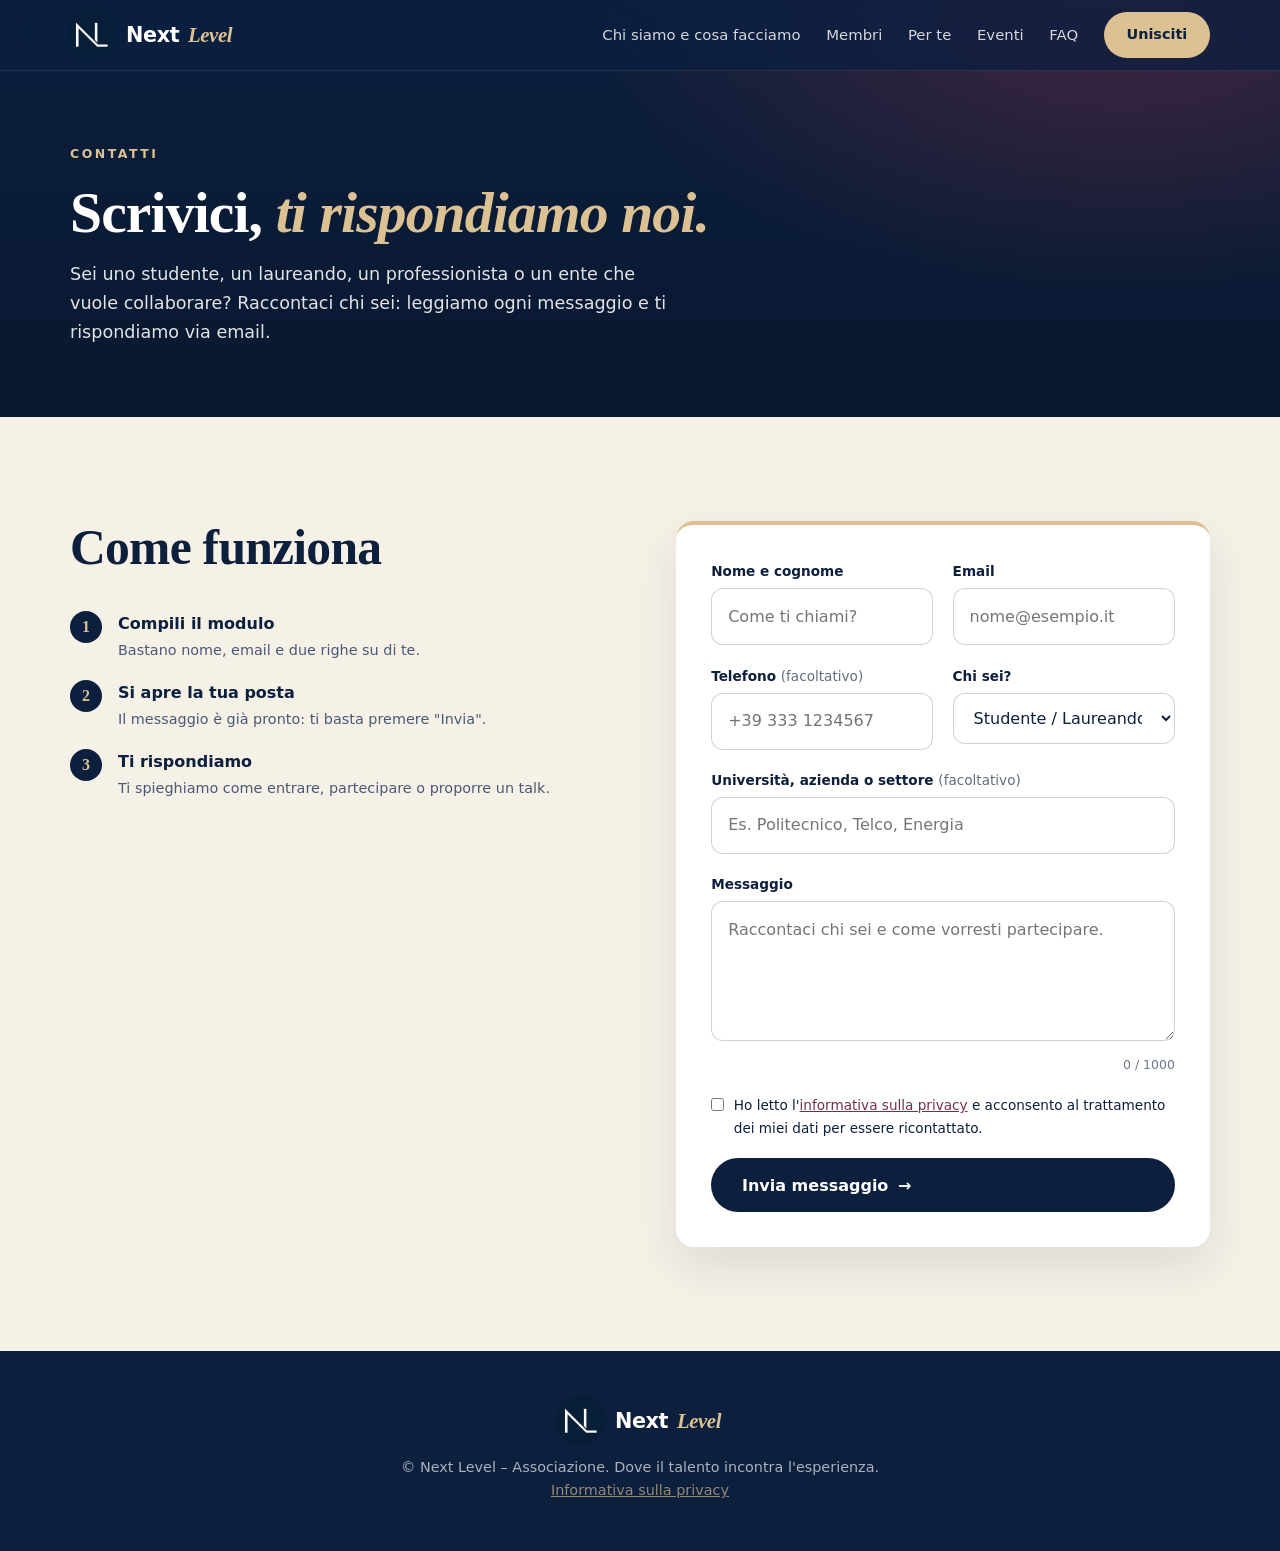
<file: contatti.html>
<!DOCTYPE html>
<html lang="it">
<head>
<meta charset="UTF-8">
<meta name="viewport" content="width=device-width, initial-scale=1">
<title>Contatti – Next Level</title>
<meta name="description" content="Scrivi a Next Level: studenti, professionisti, università e aziende possono entrare nella rete e collaborare con noi.">
<meta name="theme-color" content="#0c1f3d">
<meta property="og:type" content="website">
<meta property="og:title" content="Contatti – Next Level">
<meta property="og:description" content="Scrivici per entrare nella rete di Next Level.">
<meta property="og:image" content="assets/logo.png">
<link rel="icon" type="image/png" href="assets/logo.png">
<link rel="stylesheet" href="css/main.css">
</head>
<body>

<a class="skip" href="#contenuto">Vai al contenuto</a>
<div class="scroll-progress" id="scroll-progress"></div>
<header>
  <div class="container nav">
    <a href="index.html" class="logo"><img src="assets/logo.png" alt="" class="logo-img">Next<span>Level</span></a>
    <button class="burger" aria-label="Apri il menu" aria-expanded="false"><span></span></button>
    <nav>
      <ul id="menu">
        <li><a href="index.html#chi-siamo">Chi siamo e cosa facciamo</a></li>
        <li><a href="membri.html">Membri</a></li>
        <li><a href="index.html#per-chi">Per te</a></li>
        <li><a href="index.html#eventi">Eventi</a></li>
        <li><a href="index.html#faq">FAQ</a></li>
        <li><a href="contatti.html" aria-current="page" class="btn btn-primary">Unisciti</a></li>
      </ul>
    </nav>
  </div>
</header>

<main id="contenuto">
<section class="page-hero">
  <div class="container">
    <span class="eyebrow">Contatti</span>
    <h1>Scrivici, <em>ti rispondiamo noi.</em></h1>
    <p>Sei uno studente, un laureando, un professionista o un ente che vuole collaborare? Raccontaci chi sei: leggiamo ogni messaggio e ti rispondiamo via email.</p>
  </div>
</section>

<section class="contact" id="contatti">
  <div class="container contact-grid">
    <div class="reveal contact-intro">
      <h2>Come funziona</h2>
      <ol class="contact-steps">
        <li><span>1</span><div><strong>Compili il modulo</strong><small>Bastano nome, email e due righe su di te.</small></div></li>
        <li><span>2</span><div><strong>Si apre la tua posta</strong><small>Il messaggio è già pronto: ti basta premere "Invia".</small></div></li>
        <li><span>3</span><div><strong>Ti rispondiamo</strong><small>Ti spieghiamo come entrare, partecipare o proporre un talk.</small></div></li>
      </ol>
    </div>
    <form id="contact-form" class="reveal" novalidate>
      <div class="form-row">
        <div class="field"><label for="contact-name">Nome e cognome</label><input id="contact-name" required autocomplete="name" placeholder="Come ti chiami?" aria-describedby="err-contact-name"><small class="field-error" id="err-contact-name"></small></div>
        <div class="field"><label for="contact-email">Email</label><input id="contact-email" type="email" required autocomplete="email" placeholder="nome@esempio.it" aria-describedby="err-contact-email"><small class="field-error" id="err-contact-email"></small></div>
      </div>
      <div class="form-row">
        <div class="field"><label for="contact-phone">Telefono <span class="optional">(facoltativo)</span></label><input id="contact-phone" type="tel" autocomplete="tel" placeholder="+39 333 1234567" aria-describedby="err-contact-phone"><small class="field-error" id="err-contact-phone"></small></div>
        <div class="field"><label for="contact-role">Chi sei?</label>
          <select id="contact-role">
            <option>Studente / Laureando / Laureato</option>
            <option>Neolavoratore</option>
            <option>Professionista</option>
            <option>Università / Scuola / Azienda</option>
          </select></div>
      </div>
      <div class="field"><label for="contact-org">Università, azienda o settore <span class="optional">(facoltativo)</span></label><input id="contact-org" autocomplete="organization" placeholder="Es. Politecnico, Telco, Energia"></div>
      <div class="field"><label for="contact-message">Messaggio</label><textarea id="contact-message" required minlength="10" maxlength="1000" placeholder="Raccontaci chi sei e come vorresti partecipare." aria-describedby="err-contact-message"></textarea>
        <div class="field-foot"><small class="field-error" id="err-contact-message"></small><small class="field-count" id="message-count" aria-hidden="true">0 / 1000</small></div></div>
      <div class="field"><label class="consent"><input type="checkbox" id="contact-consent" required aria-describedby="err-contact-consent"> <span>Ho letto l'<a href="index.html#privacy" target="_blank" rel="noopener">informativa sulla privacy</a> e acconsento al trattamento dei miei dati per essere ricontattato.</span></label><small class="field-error" id="err-contact-consent"></small></div>
      <button class="btn btn-dark" type="submit" id="contact-submit"><span id="contact-submit-text">Invia messaggio</span> <span class="btn-arrow" aria-hidden="true">→</span></button>
      <div class="form-success" id="form-success" role="status" tabindex="-1">
        <div class="success-icon" aria-hidden="true"><svg viewBox="0 0 24 24"><path d="M5 12.5l4.5 4.5L19 7.5"/></svg></div>
        <div>
          <strong>Grazie, ci siamo quasi.</strong>
          <p>Si aprirà il tuo programma di posta con il messaggio già pronto: ti basta premere "Invia". Se non si apre, scrivici a <a href="mailto:desilvestrisluca@gmail.com">desilvestrisluca@gmail.com</a>.</p>
          <div class="success-actions">
            <a class="copy-email" id="reopen-mail" href="#">Apri di nuovo la posta</a>
            <button type="button" class="copy-email copy-email--ghost" id="copy-email">Copia indirizzo email</button>
          </div>
        </div>
      </div>
    </form>
  </div>
</section>
</main>

<footer>
  <div class="container">
    <a href="index.html" class="logo"><img src="assets/logo.png" alt="" class="logo-img">Next<span>Level</span></a>
    <p>© <span id="footer-year"></span> Next Level – Associazione. Dove il talento incontra l'esperienza.</p>
    <p><a href="index.html#privacy">Informativa sulla privacy</a></p>
  </div>
</footer>

<button class="back-to-top" id="back-to-top" aria-label="Torna su"><svg viewBox="0 0 24 24"><path d="M12 19V5M5 12l7-7 7 7"/></svg></button>

<script src="js/data/site.js"></script>
<script src="js/data/personas.js"></script>
<script src="js/core/reveal.js"></script>
<script src="js/core/navigation.js"></script>
<script src="js/pages/contact-form.js"></script>
<script src="js/core/footer.js"></script>
</body>
</html>
</file>
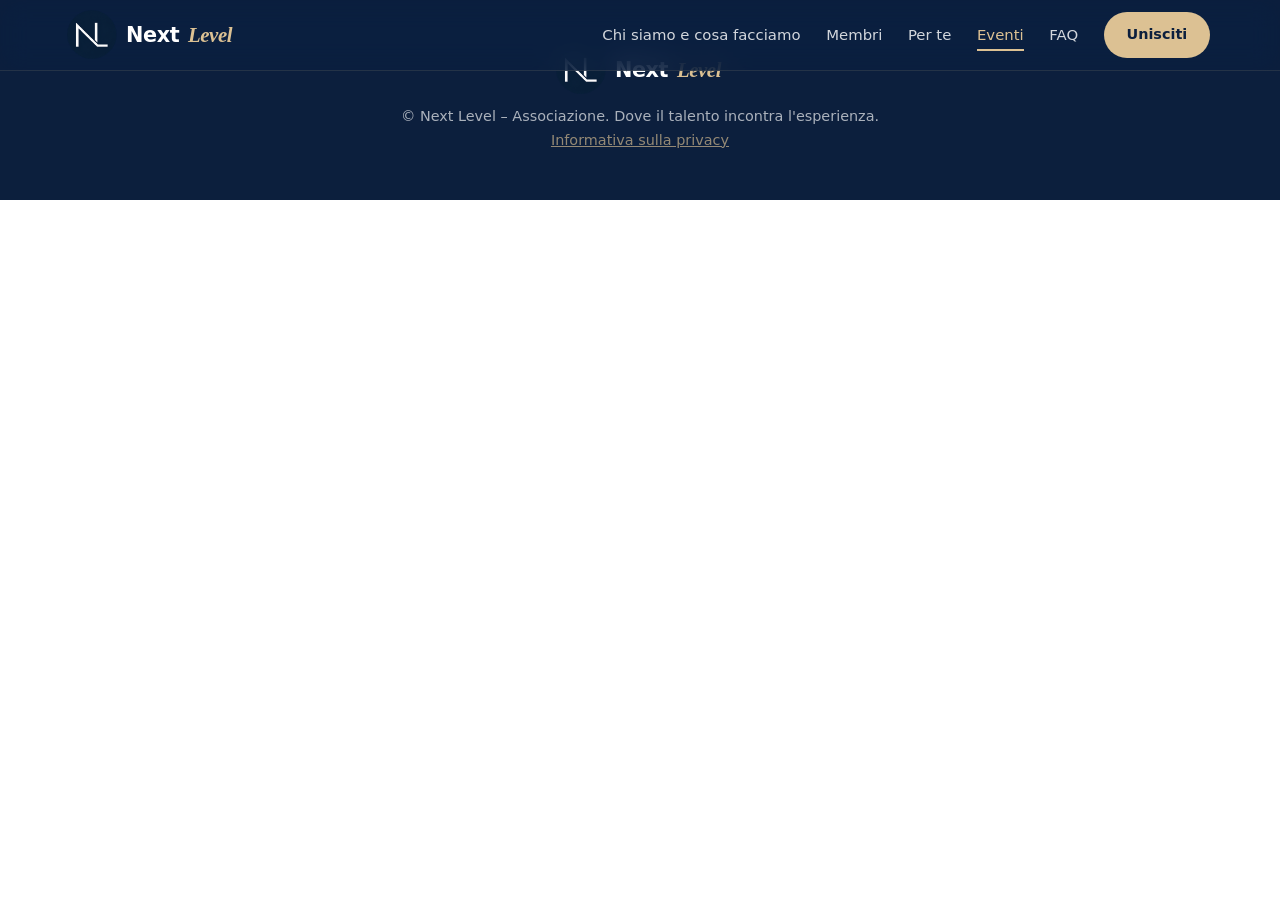
<file: evento.html>
<!DOCTYPE html>
<html lang="it">
<head>
<meta charset="UTF-8">
<meta name="viewport" content="width=device-width, initial-scale=1">
<title>Evento – Next Level</title>
<meta name="description" content="Dettagli e informazioni sugli eventi di Next Level.">
<meta name="theme-color" content="#0c1f3d">
<meta property="og:type" content="website">
<meta property="og:title" content="Evento – Next Level">
<meta property="og:description" content="Dettagli e informazioni sugli eventi di Next Level.">
<meta property="og:image" content="assets/logo.png">
<link rel="icon" type="image/png" href="assets/logo.png">
<link rel="stylesheet" href="css/main.css">
</head>
<body>

<a class="skip" href="#contenuto">Vai al contenuto</a>
<div class="scroll-progress" id="scroll-progress"></div>
<header>
  <div class="container nav">
    <a href="index.html" class="logo"><img src="assets/logo.png" alt="" class="logo-img">Next<span>Level</span></a>
    <button class="burger" aria-label="Apri il menu" aria-expanded="false"><span></span></button>
    <nav>
      <ul id="menu">
        <li><a href="index.html#chi-siamo">Chi siamo e cosa facciamo</a></li>
        <li><a href="membri.html">Membri</a></li>
        <li><a href="index.html#per-chi">Per te</a></li>
        <li><a href="index.html#eventi" class="is-active">Eventi</a></li>
        <li><a href="index.html#faq">FAQ</a></li>
        <li><a href="contatti.html" class="btn btn-primary">Unisciti</a></li>
      </ul>
    </nav>
  </div>
</header>

<main id="contenuto">
<div id="event-detail"></div>
</main>

<footer>
  <div class="container">
    <a href="index.html" class="logo"><img src="assets/logo.png" alt="" class="logo-img">Next<span>Level</span></a>
    <p>© <span id="footer-year"></span> Next Level – Associazione. Dove il talento incontra l'esperienza.</p>
    <p><a href="index.html#privacy">Informativa sulla privacy</a></p>
  </div>
</footer>

<button class="back-to-top" id="back-to-top" aria-label="Torna su"><svg viewBox="0 0 24 24"><path d="M12 19V5M5 12l7-7 7 7"/></svg></button>

<script src="js/data/site.js"></script>
<script src="js/data/events.js"></script>
<script src="js/core/reveal.js"></script>
<script src="js/core/navigation.js"></script>
<script src="js/pages/event-page.js"></script>
<script src="js/core/footer.js"></script>
</body>
</html>
</file>
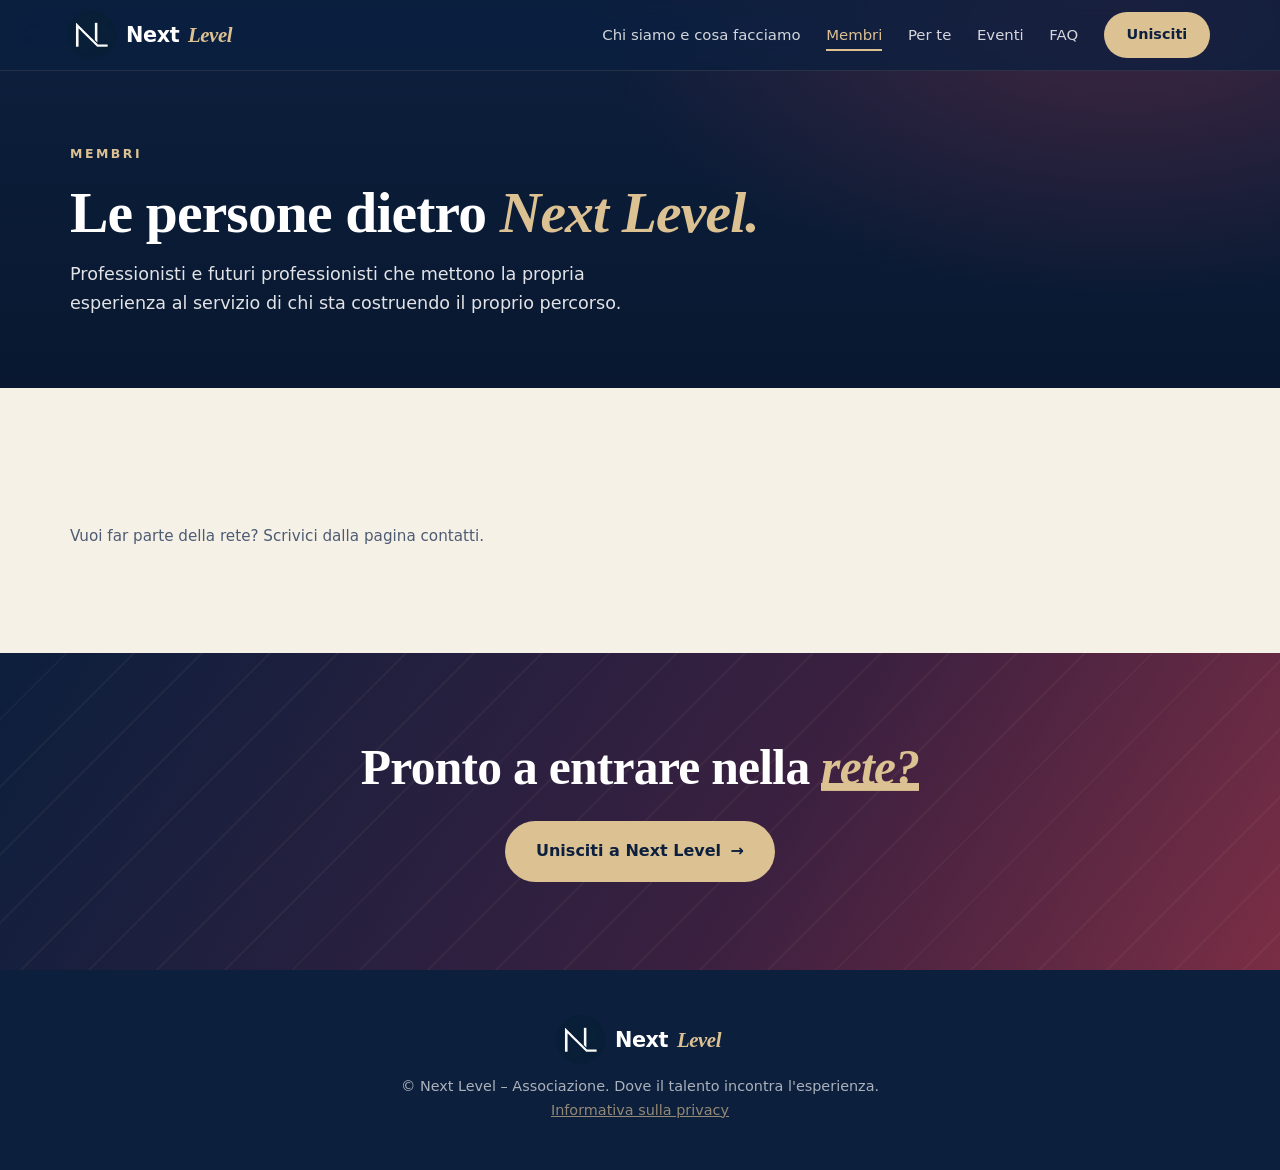
<file: membri.html>
<!DOCTYPE html>
<html lang="it">
<head>
<meta charset="UTF-8">
<meta name="viewport" content="width=device-width, initial-scale=1">
<title>Membri – Next Level</title>
<meta name="description" content="Le persone che fanno parte di Next Level: professionisti e futuri professionisti che condividono esperienza con chi sta iniziando.">
<meta name="theme-color" content="#0c1f3d">
<meta property="og:type" content="website">
<meta property="og:title" content="Membri – Next Level">
<meta property="og:description" content="Le persone che fanno parte di Next Level.">
<meta property="og:image" content="assets/logo.png">
<link rel="icon" type="image/png" href="assets/logo.png">
<link rel="stylesheet" href="css/main.css">
</head>
<body>

<a class="skip" href="#contenuto">Vai al contenuto</a>
<div class="scroll-progress" id="scroll-progress"></div>
<header>
  <div class="container nav">
    <a href="index.html" class="logo"><img src="assets/logo.png" alt="" class="logo-img">Next<span>Level</span></a>
    <button class="burger" aria-label="Apri il menu" aria-expanded="false"><span></span></button>
    <nav>
      <ul id="menu">
        <li><a href="index.html#chi-siamo">Chi siamo e cosa facciamo</a></li>
        <li><a href="membri.html" aria-current="page" class="is-active">Membri</a></li>
        <li><a href="index.html#per-chi">Per te</a></li>
        <li><a href="index.html#eventi">Eventi</a></li>
        <li><a href="index.html#faq">FAQ</a></li>
        <li><a href="contatti.html" class="btn btn-primary">Unisciti</a></li>
      </ul>
    </nav>
  </div>
</header>

<main id="contenuto">
<section class="page-hero">
  <div class="container">
    <span class="eyebrow">Membri</span>
    <h1>Le persone dietro <em>Next Level.</em></h1>
    <p>Professionisti e futuri professionisti che mettono la propria esperienza al servizio di chi sta costruendo il proprio percorso.</p>
  </div>
</section>

<section class="members">
  <div class="container">
    <div class="cards members-grid" id="members-list"></div>
    <p class="members-note">Vuoi far parte della rete? Scrivici dalla pagina contatti.</p>
  </div>
</section>

<section class="cta-band">
  <div class="container reveal">
    <h2>Pronto a entrare nella <em>rete?</em></h2>
    <a href="contatti.html" class="btn btn-primary">Unisciti a Next Level <span class="btn-arrow" aria-hidden="true">→</span></a>
  </div>
</section>
</main>

<footer>
  <div class="container">
    <a href="index.html" class="logo"><img src="assets/logo.png" alt="" class="logo-img">Next<span>Level</span></a>
    <p>© <span id="footer-year"></span> Next Level – Associazione. Dove il talento incontra l'esperienza.</p>
    <p><a href="index.html#privacy">Informativa sulla privacy</a></p>
  </div>
</footer>

<button class="back-to-top" id="back-to-top" aria-label="Torna su"><svg viewBox="0 0 24 24"><path d="M12 19V5M5 12l7-7 7 7"/></svg></button>

<script src="js/data/site.js"></script>
<script src="js/data/members.js"></script>
<script src="js/core/reveal.js"></script>
<script src="js/core/navigation.js"></script>
<script src="js/pages/members.js"></script>
<script src="js/core/footer.js"></script>
</body>
</html>
</file>
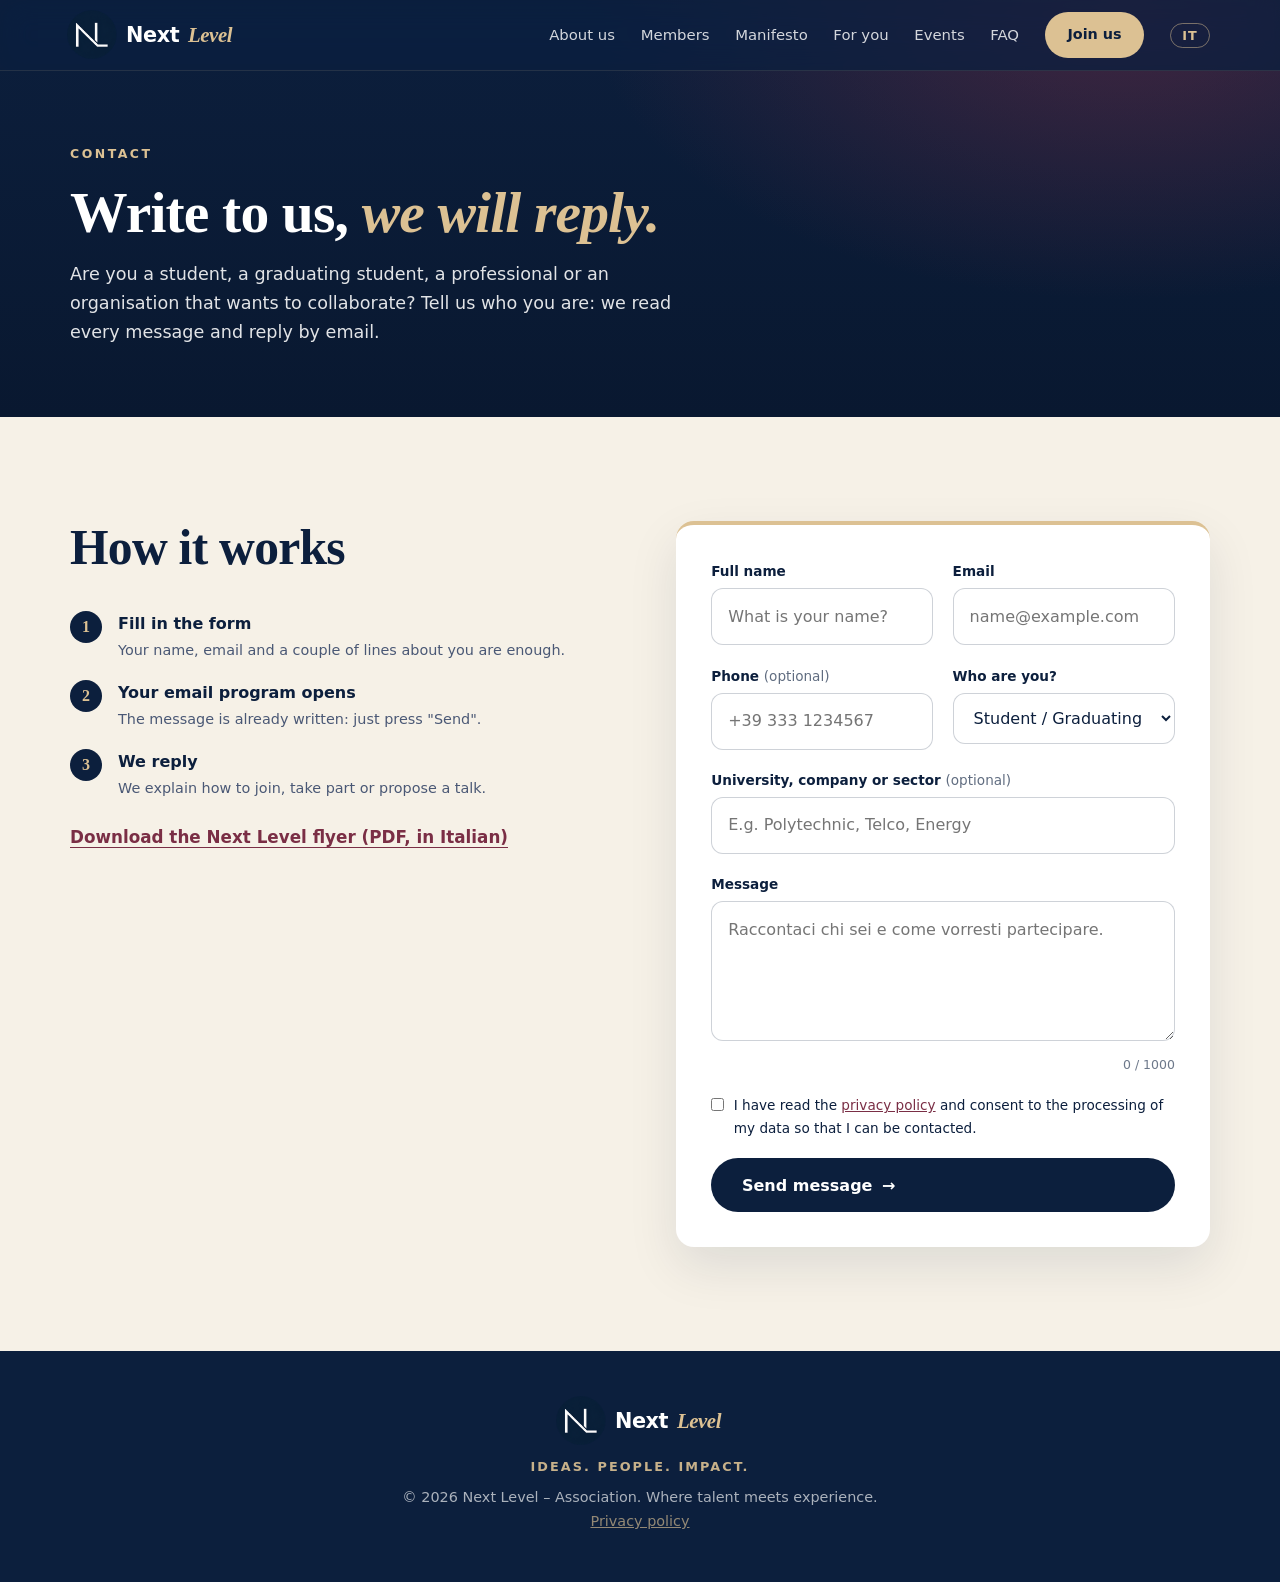
<file: pages/contatti.html>
<!DOCTYPE html>
<html lang="it">
<head>
<meta charset="UTF-8">
<meta name="viewport" content="width=device-width, initial-scale=1">
<title data-i18n="contact.meta.contatti-next-level">Contatti – Next Level</title>
<meta data-i18n-content="contact.meta.content-scrivi-a-next-level" name="description" content="Scrivi a Next Level: studenti, professionisti, università e aziende possono entrare nella rete e collaborare con noi.">
<meta name="theme-color" content="#0c1f3d">
<meta property="og:type" content="website">
<meta data-i18n-content="contact.meta.content-contatti-next-level" property="og:title" content="Contatti – Next Level">
<meta data-i18n-content="contact.meta.content-scrivici-per-entrare-nella" property="og:description" content="Scrivici per entrare nella rete di Next Level.">
<meta property="og:image" content="../assets/logo.png">
<link rel="icon" type="image/png" href="../assets/logo.png">
<link rel="stylesheet" href="../css/main.css">
<script src="../js/core/lang.js"></script>
</head>
<body>

<a data-i18n="common.page.vai-al-contenuto" class="skip" href="#contenuto">Vai al contenuto</a>
<div class="scroll-progress" id="scroll-progress"></div>
<header>
  <div class="container nav">
    <a href="../index.html" class="logo"><img src="../assets/logo.png" alt="" class="logo-img">Next<span>Level</span></a>
    <button data-i18n-aria-label="common.header.aria-label-apri-il-menu" class="burger" aria-label="Apri il menu" aria-expanded="false"><span></span></button>
    <nav>
      <ul id="menu">
        <li><a data-i18n="common.nav.chi-siamo-e-cosa" href="../index.html#chi-siamo">Chi siamo e cosa facciamo</a></li>
        <li><a data-i18n="common.nav.membri" href="membri.html">Membri</a></li>
        <li><a data-i18n="common.nav.manifesto" href="manifesto.html">Manifesto</a></li>
        <li><a data-i18n="common.nav.per-te" href="../index.html#per-chi">Per te</a></li>
        <li><a data-i18n="common.nav.eventi" href="../index.html#eventi">Eventi</a></li>
        <li><a data-i18n="common.nav.faq" href="../index.html#faq">FAQ</a></li>
        <li><a data-i18n="common.nav.unisciti" href="contatti.html" aria-current="page" class="btn btn-primary">Unisciti</a></li>
        <li><a data-i18n="common.nav.en" data-i18n-aria-label="common.nav.aria-label-passa-alla-versione-inglese" class="lang-link" href="#" data-lang-toggle hreflang="en" lang="en" aria-label="Passa alla versione inglese">EN</a></li>
      </ul>
    </nav>
  </div>
</header>

<main id="contenuto">
<section class="page-hero">
  <div class="container">
    <span data-i18n="common.page-hero.contatti" class="eyebrow">Contatti</span>
    <h1 data-i18n="contact.page-hero.scrivici-ti-rispondiamo-noi">Scrivici, <em>ti rispondiamo noi.</em></h1>
    <p data-i18n="contact.page-hero.sei-uno-studente-un">Sei uno studente, un laureando, un professionista o un ente che vuole collaborare? Raccontaci chi sei: leggiamo ogni messaggio e ti rispondiamo via email.</p>
  </div>
</section>

<section class="contact" id="contatti">
  <div class="container contact-grid">
    <div class="reveal contact-intro">
      <h2 data-i18n="common.come-funziona.come-funziona">Come funziona</h2>
      <ol class="contact-steps">
        <li><span>1</span><div><strong data-i18n="contact.contatti.compili-il-modulo">Compili il modulo</strong><small data-i18n="contact.contatti.bastano-nome-email-e">Bastano nome, email e due righe su di te.</small></div></li>
        <li><span>2</span><div><strong data-i18n="contact.contatti.si-apre-la-tua">Si apre la tua posta</strong><small data-i18n="contact.contatti.il-messaggio-e-gia">Il messaggio è già pronto: ti basta premere "Invia".</small></div></li>
        <li><span>3</span><div><strong data-i18n="contact.contatti.ti-rispondiamo">Ti rispondiamo</strong><small data-i18n="contact.contatti.ti-spieghiamo-come-entrare">Ti spieghiamo come entrare, partecipare o proporre un talk.</small></div></li>
      </ol>
      <p class="contact-flyer"><a data-i18n="contact.contatti.scarica-il-volantino-di" href="../assets/volantini/volantino-next-level.pdf" download>Scarica il volantino di Next Level (PDF)</a></p>
    </div>
    <form id="contact-form" class="reveal" novalidate>
      <div class="form-row">
        <div class="field"><label data-i18n="contact.contatti.nome-e-cognome" for="contact-name">Nome e cognome</label><input data-i18n-placeholder="contact.contatti.placeholder-come-ti-chiami" id="contact-name" required autocomplete="name" placeholder="Come ti chiami?" aria-describedby="err-contact-name"><small class="field-error" id="err-contact-name"></small></div>
        <div class="field"><label data-i18n="contact.contatti.email" for="contact-email">Email</label><input data-i18n-placeholder="contact.contatti.placeholder-nome-esempio-it" id="contact-email" type="email" required autocomplete="email" placeholder="nome@esempio.it" aria-describedby="err-contact-email"><small class="field-error" id="err-contact-email"></small></div>
      </div>
      <div class="form-row">
        <div class="field"><label data-i18n="contact.contatti.telefono-facoltativo" for="contact-phone">Telefono <span class="optional">(facoltativo)</span></label><input id="contact-phone" type="tel" autocomplete="tel" placeholder="+39 333 1234567" aria-describedby="err-contact-phone"><small class="field-error" id="err-contact-phone"></small></div>
        <div class="field"><label data-i18n="common.contatti.chi-sei" for="contact-role">Chi sei?</label>
          <select id="contact-role">
            <option data-i18n="contact.contatti.studente-laureando-laureato">Studente / Laureando / Laureato</option>
            <option data-i18n="contact.contatti.neolavoratore">Neolavoratore</option>
            <option data-i18n="contact.contatti.professionista">Professionista</option>
            <option data-i18n="contact.contatti.universita-scuola-azienda">Università / Scuola / Azienda</option>
          </select></div>
      </div>
      <div class="field"><label data-i18n="contact.contatti.universita-azienda-o-settore" for="contact-org">Università, azienda o settore <span class="optional">(facoltativo)</span></label><input data-i18n-placeholder="contact.contatti.placeholder-es-politecnico-telco-energia" id="contact-org" autocomplete="organization" placeholder="Es. Politecnico, Telco, Energia"></div>
      <div class="field"><label data-i18n="contact.contatti.messaggio" for="contact-message">Messaggio</label><textarea id="contact-message" required minlength="10" maxlength="1000" placeholder="Raccontaci chi sei e come vorresti partecipare." aria-describedby="err-contact-message"></textarea>
        <div class="field-foot"><small class="field-error" id="err-contact-message"></small><small class="field-count" id="message-count" aria-hidden="true">0 / 1000</small></div></div>
      <div class="field"><label class="consent"><input type="checkbox" id="contact-consent" required aria-describedby="err-contact-consent"> <span data-i18n="contact.contatti.ho-letto-l-informativa">Ho letto l'<a href="../index.html#privacy" target="_blank" rel="noopener">informativa sulla privacy</a> e acconsento al trattamento dei miei dati per essere ricontattato.</span></label><small class="field-error" id="err-contact-consent"></small></div>
      <button class="btn btn-dark" type="submit" id="contact-submit"><span data-i18n="contact.contatti.invia-messaggio" id="contact-submit-text">Invia messaggio</span> <span class="btn-arrow" aria-hidden="true">→</span></button>
      <div class="form-success" id="form-success" role="status" tabindex="-1">
        <div class="success-icon" aria-hidden="true"><svg viewBox="0 0 24 24"><path d="M5 12.5l4.5 4.5L19 7.5"/></svg></div>
        <div>
          <strong data-i18n="contact.contatti.grazie-ci-siamo-quasi">Grazie, ci siamo quasi.</strong>
          <p data-i18n="contact.contatti.si-aprira-il-tuo">Si aprirà il tuo programma di posta con il messaggio già pronto: ti basta premere "Invia". Se non si apre, scrivici a <a href="mailto:desilvestrisluca@gmail.com">desilvestrisluca@gmail.com</a>.</p>
          <div class="success-actions">
            <a data-i18n="contact.contatti.apri-di-nuovo-la" class="copy-email" id="reopen-mail" href="#">Apri di nuovo la posta</a>
            <button data-i18n="contact.contatti.copia-indirizzo-email" type="button" class="copy-email copy-email--ghost" id="copy-email">Copia indirizzo email</button>
          </div>
        </div>
      </div>
    </form>
  </div>
</section>
</main>

<footer>
  <div class="container">
    <a href="../index.html" class="logo"><img src="../assets/logo.png" alt="" class="logo-img">Next<span>Level</span></a>
    <p data-i18n="common.footer.ideas-people-impact" class="footer-motto">Ideas. People. Impact.</p>
    <p data-i18n="common.footer.next-level-associazione-dove">© <span id="footer-year"></span> Next Level – Associazione. Dove il talento incontra l'esperienza.</p>
    <p><a data-i18n="common.footer.informativa-sulla-privacy" href="../index.html#privacy">Informativa sulla privacy</a></p>
  </div>
</footer>

<button data-i18n-aria-label="common.page.aria-label-torna-su" class="back-to-top" id="back-to-top" aria-label="Torna su"><svg viewBox="0 0 24 24"><path d="M12 19V5M5 12l7-7 7 7"/></svg></button>

<script src="../js/data/site.js"></script>
<script src="../js/core/i18n.js"></script>
<script src="../js/data/personas.js"></script>
<script src="../js/core/reveal.js"></script>
<script src="../js/core/navigation.js"></script>
<script src="../js/pages/contact-form.js"></script>
<script src="../js/core/footer.js"></script>
</body>
</html>
</file>
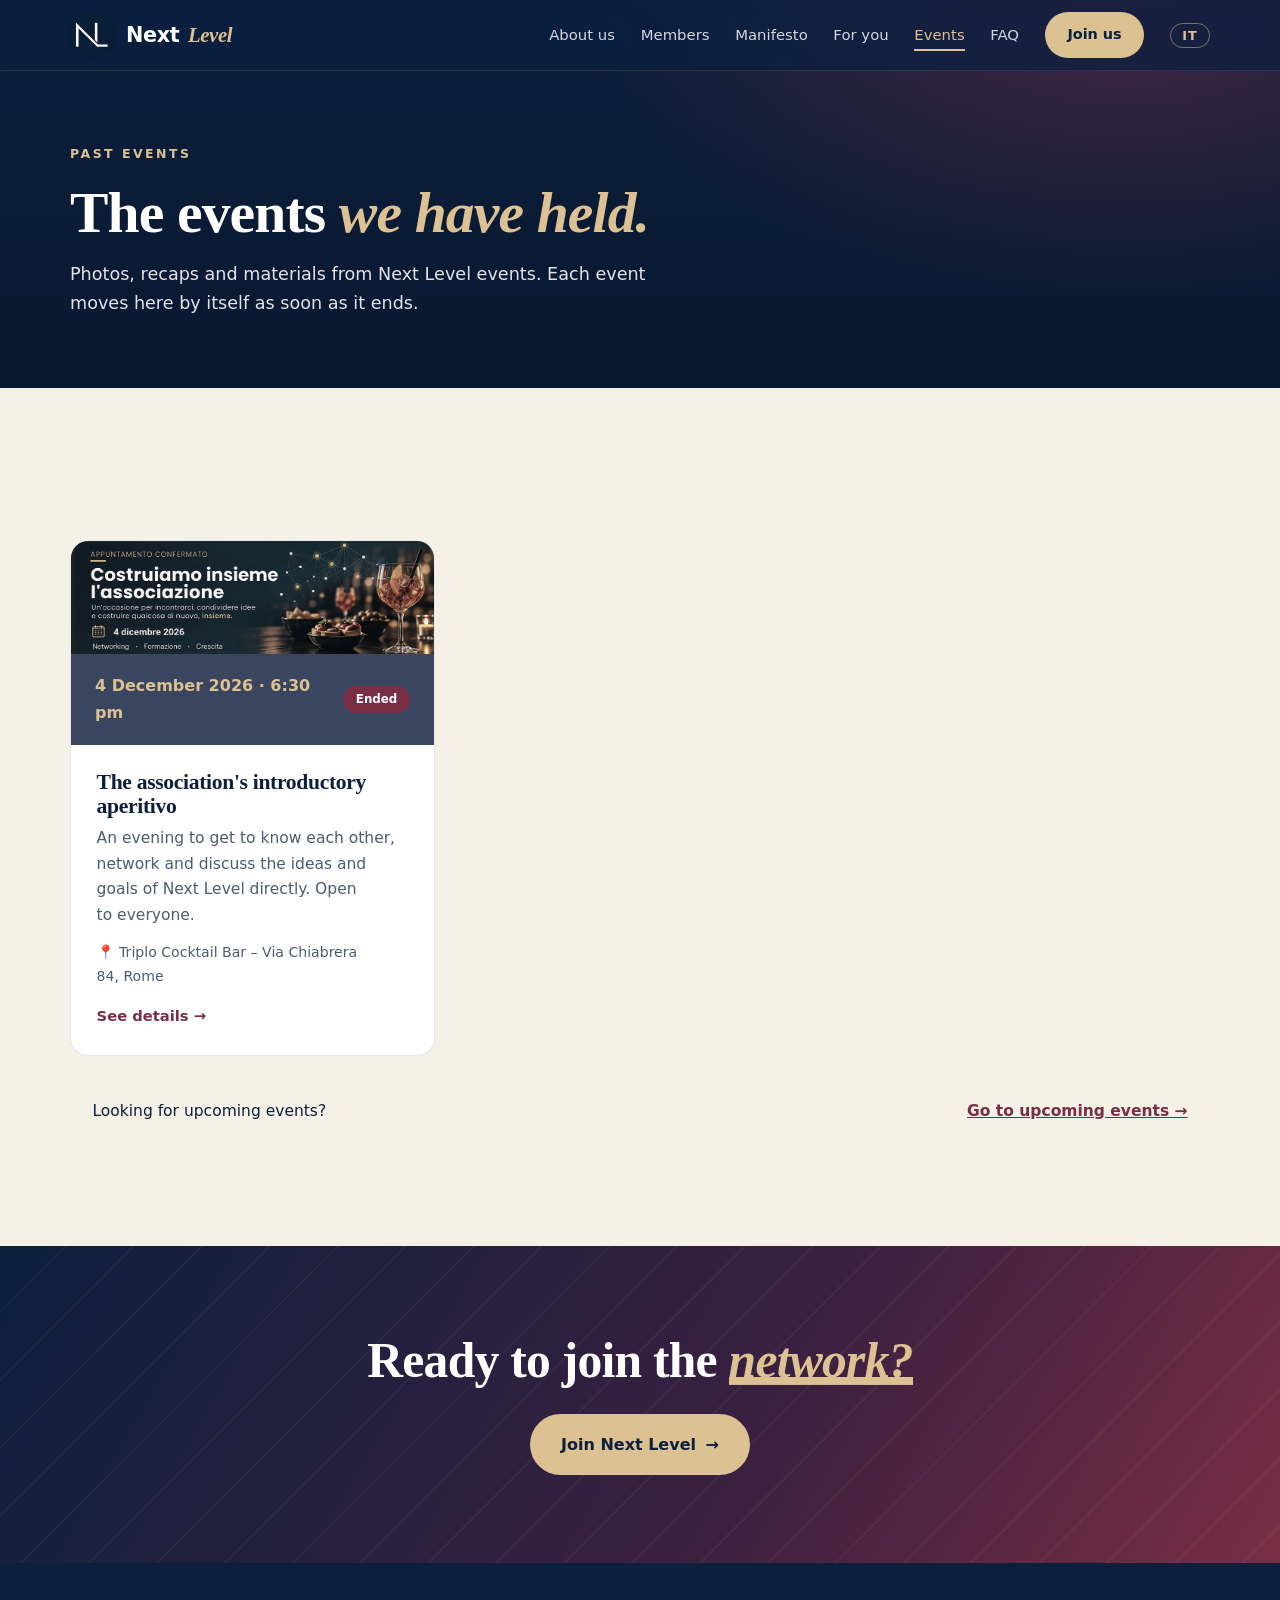
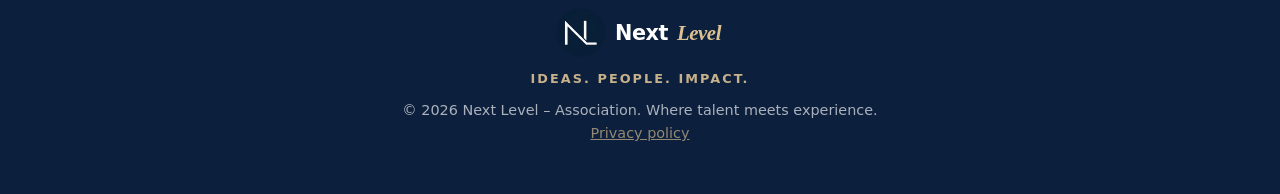
<file: pages/eventi-passati.html>
<!DOCTYPE html>
<html lang="it">
<head>
<meta charset="UTF-8">
<meta name="viewport" content="width=device-width, initial-scale=1">
<title data-i18n="past.meta.eventi-passati-next-level">Eventi passati – Next Level</title>
<meta data-i18n-content="past.meta.content-l-archivio-degli-eventi" name="description" content="L'archivio degli eventi di Next Level: foto, riepiloghi e materiali degli incontri passati.">
<meta name="theme-color" content="#0c1f3d">
<meta property="og:type" content="website">
<meta data-i18n-content="past.meta.content-eventi-passati-next-level" property="og:title" content="Eventi passati – Next Level">
<meta data-i18n-content="past.meta.content-l-archivio-degli-eventi-2" property="og:description" content="L'archivio degli eventi di Next Level.">
<meta property="og:image" content="../assets/logo.png">
<link rel="icon" type="image/png" href="../assets/logo.png">
<link rel="stylesheet" href="../css/main.css">
<script src="../js/core/lang.js"></script>
</head>
<body>

<a data-i18n="common.page.vai-al-contenuto" class="skip" href="#contenuto">Vai al contenuto</a>
<div class="scroll-progress" id="scroll-progress"></div>
<header>
  <div class="container nav">
    <a href="../index.html" class="logo"><img src="../assets/logo.png" alt="" class="logo-img">Next<span>Level</span></a>
    <button data-i18n-aria-label="common.header.aria-label-apri-il-menu" class="burger" aria-label="Apri il menu" aria-expanded="false"><span></span></button>
    <nav>
      <ul id="menu">
        <li><a data-i18n="common.nav.chi-siamo-e-cosa" href="../index.html#chi-siamo">Chi siamo e cosa facciamo</a></li>
        <li><a data-i18n="common.nav.membri" href="membri.html">Membri</a></li>
        <li><a data-i18n="common.nav.manifesto" href="manifesto.html">Manifesto</a></li>
        <li><a data-i18n="common.nav.per-te" href="../index.html#per-chi">Per te</a></li>
        <li><a data-i18n="common.nav.eventi" href="../index.html#eventi" class="is-active">Eventi</a></li>
        <li><a data-i18n="common.nav.faq" href="../index.html#faq">FAQ</a></li>
        <li><a data-i18n="common.nav.unisciti" href="contatti.html" class="btn btn-primary">Unisciti</a></li>
        <li><a data-i18n="common.nav.en" data-i18n-aria-label="common.nav.aria-label-passa-alla-versione-inglese" class="lang-link" href="#" data-lang-toggle hreflang="en" lang="en" aria-label="Passa alla versione inglese">EN</a></li>
      </ul>
    </nav>
  </div>
</header>

<main id="contenuto">
<section class="page-hero">
  <div class="container">
    <span data-i18n="common.page-hero.eventi-passati" class="eyebrow">Eventi passati</span>
    <h1 data-i18n="past.page-hero.gli-incontri-che-abbiamo">Gli incontri che <em>abbiamo fatto.</em></h1>
    <p data-i18n="past.page-hero.foto-riepiloghi-e-materiali">Foto, riepiloghi e materiali degli eventi di Next Level. Ogni evento arriva qui da solo, appena si conclude.</p>
  </div>
</section>

<section class="past-events">
  <div class="container">
    <div class="cards events-grid" id="past-events-list"></div>
    <div class="events-note reveal"><span data-i18n="past.past-events.cerchi-i-prossimi-appuntamenti">Cerchi i prossimi appuntamenti?</span><a data-i18n="past.past-events.vai-agli-eventi-in" href="../index.html#eventi">Vai agli eventi in programma →</a></div>
  </div>
</section>

<section class="cta-band">
  <div class="container reveal">
    <h2 data-i18n="common.cta-band.pronto-a-entrare-nella">Pronto a entrare nella <em>rete?</em></h2>
    <a data-i18n="common.cta-band.unisciti-a-next-level" href="contatti.html" class="btn btn-primary">Unisciti a Next Level <span class="btn-arrow" aria-hidden="true">→</span></a>
  </div>
</section>
</main>

<footer>
  <div class="container">
    <a href="../index.html" class="logo"><img src="../assets/logo.png" alt="" class="logo-img">Next<span>Level</span></a>
    <p data-i18n="common.footer.ideas-people-impact" class="footer-motto">Ideas. People. Impact.</p>
    <p data-i18n="common.footer.next-level-associazione-dove">© <span id="footer-year"></span> Next Level – Associazione. Dove il talento incontra l'esperienza.</p>
    <p><a data-i18n="common.footer.informativa-sulla-privacy" href="../index.html#privacy">Informativa sulla privacy</a></p>
  </div>
</footer>

<button data-i18n-aria-label="common.page.aria-label-torna-su" class="back-to-top" id="back-to-top" aria-label="Torna su"><svg viewBox="0 0 24 24"><path d="M12 19V5M5 12l7-7 7 7"/></svg></button>

<script src="../js/data/site.js"></script>
<script src="../js/core/i18n.js"></script>
<script src="../js/data/events.js"></script>
<script src="../js/core/events-util.js"></script>
<script src="../js/core/reveal.js"></script>
<script src="../js/core/navigation.js"></script>
<script src="../js/pages/past-events.js"></script>
<script src="../js/core/footer.js"></script>
</body>
</html>
</file>
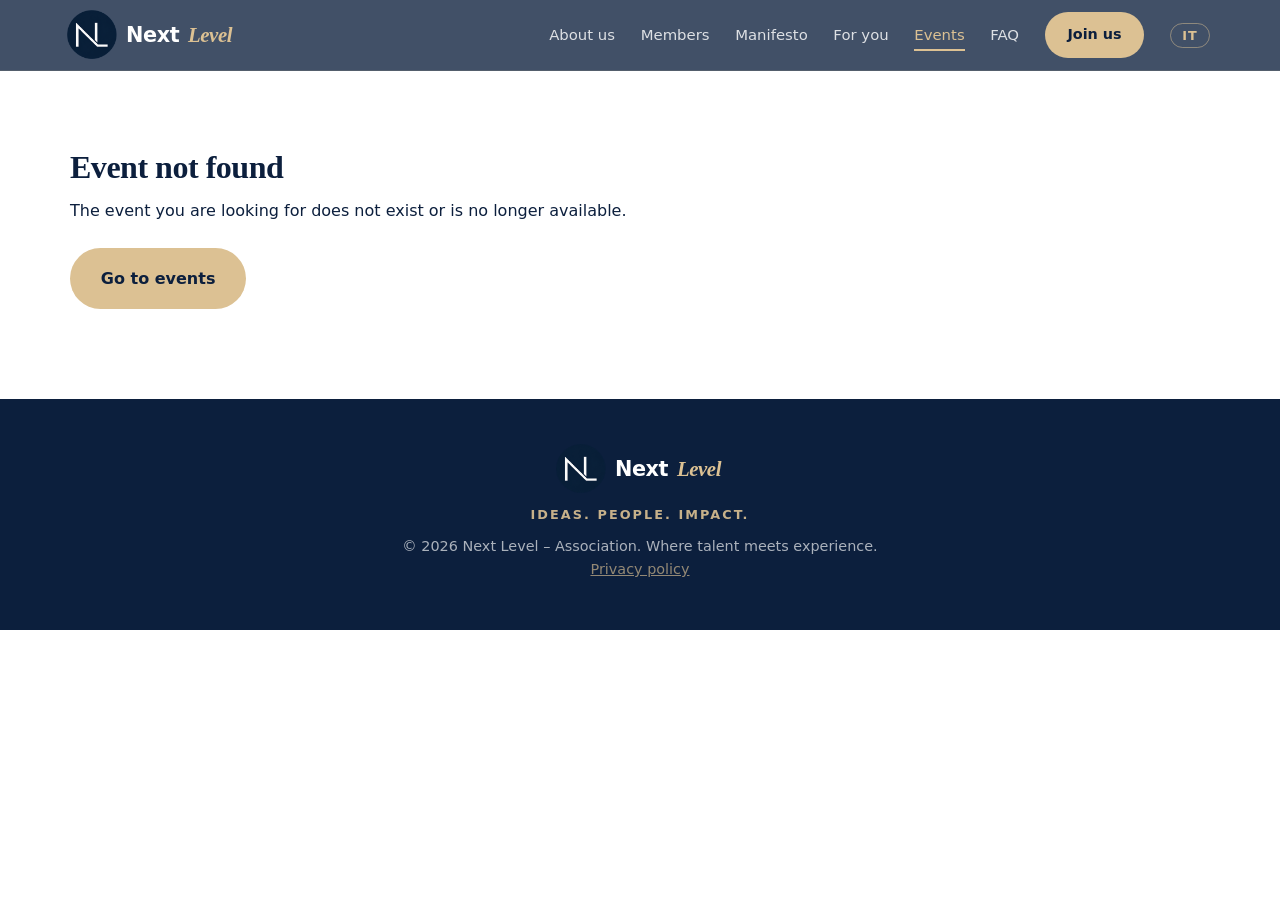
<file: pages/evento.html>
<!DOCTYPE html>
<html lang="it">
<head>
<meta charset="UTF-8">
<meta name="viewport" content="width=device-width, initial-scale=1">
<title data-i18n="event.meta.evento-next-level">Evento – Next Level</title>
<meta data-i18n-content="event.meta.content-dettagli-e-informazioni-sugli" name="description" content="Dettagli e informazioni sugli eventi di Next Level.">
<meta name="theme-color" content="#0c1f3d">
<meta property="og:type" content="website">
<meta data-i18n-content="event.meta.content-evento-next-level" property="og:title" content="Evento – Next Level">
<meta data-i18n-content="event.meta.content-dettagli-e-informazioni-sugli" property="og:description" content="Dettagli e informazioni sugli eventi di Next Level.">
<meta property="og:image" content="../assets/logo.png">
<link rel="icon" type="image/png" href="../assets/logo.png">
<link rel="stylesheet" href="../css/main.css">
<script src="../js/core/lang.js"></script>
</head>
<body>

<a data-i18n="common.page.vai-al-contenuto" class="skip" href="#contenuto">Vai al contenuto</a>
<div class="scroll-progress" id="scroll-progress"></div>
<header>
  <div class="container nav">
    <a href="../index.html" class="logo"><img src="../assets/logo.png" alt="" class="logo-img">Next<span>Level</span></a>
    <button data-i18n-aria-label="common.header.aria-label-apri-il-menu" class="burger" aria-label="Apri il menu" aria-expanded="false"><span></span></button>
    <nav>
      <ul id="menu">
        <li><a data-i18n="common.nav.chi-siamo-e-cosa" href="../index.html#chi-siamo">Chi siamo e cosa facciamo</a></li>
        <li><a data-i18n="common.nav.membri" href="membri.html">Membri</a></li>
        <li><a data-i18n="common.nav.manifesto" href="manifesto.html">Manifesto</a></li>
        <li><a data-i18n="common.nav.per-te" href="../index.html#per-chi">Per te</a></li>
        <li><a data-i18n="common.nav.eventi" href="../index.html#eventi" class="is-active">Eventi</a></li>
        <li><a data-i18n="common.nav.faq" href="../index.html#faq">FAQ</a></li>
        <li><a data-i18n="common.nav.unisciti" href="contatti.html" class="btn btn-primary">Unisciti</a></li>
        <li><a data-i18n="common.nav.en" data-i18n-aria-label="common.nav.aria-label-passa-alla-versione-inglese" class="lang-link" href="#" data-lang-toggle hreflang="en" lang="en" aria-label="Passa alla versione inglese">EN</a></li>
      </ul>
    </nav>
  </div>
</header>

<main id="contenuto">
<div id="event-detail"></div>
</main>

<footer>
  <div class="container">
    <a href="../index.html" class="logo"><img src="../assets/logo.png" alt="" class="logo-img">Next<span>Level</span></a>
    <p data-i18n="common.footer.ideas-people-impact" class="footer-motto">Ideas. People. Impact.</p>
    <p data-i18n="common.footer.next-level-associazione-dove">© <span id="footer-year"></span> Next Level – Associazione. Dove il talento incontra l'esperienza.</p>
    <p><a data-i18n="common.footer.informativa-sulla-privacy" href="../index.html#privacy">Informativa sulla privacy</a></p>
  </div>
</footer>

<button data-i18n-aria-label="common.page.aria-label-torna-su" class="back-to-top" id="back-to-top" aria-label="Torna su"><svg viewBox="0 0 24 24"><path d="M12 19V5M5 12l7-7 7 7"/></svg></button>

<script src="../js/data/site.js"></script>
<script src="../js/core/i18n.js"></script>
<script src="../js/data/events.js"></script>
<script src="../js/core/events-util.js"></script>
<script src="../js/core/reveal.js"></script>
<script src="../js/core/navigation.js"></script>
<script src="../js/pages/event-page.js"></script>
<script src="../js/core/footer.js"></script>
</body>
</html>
</file>
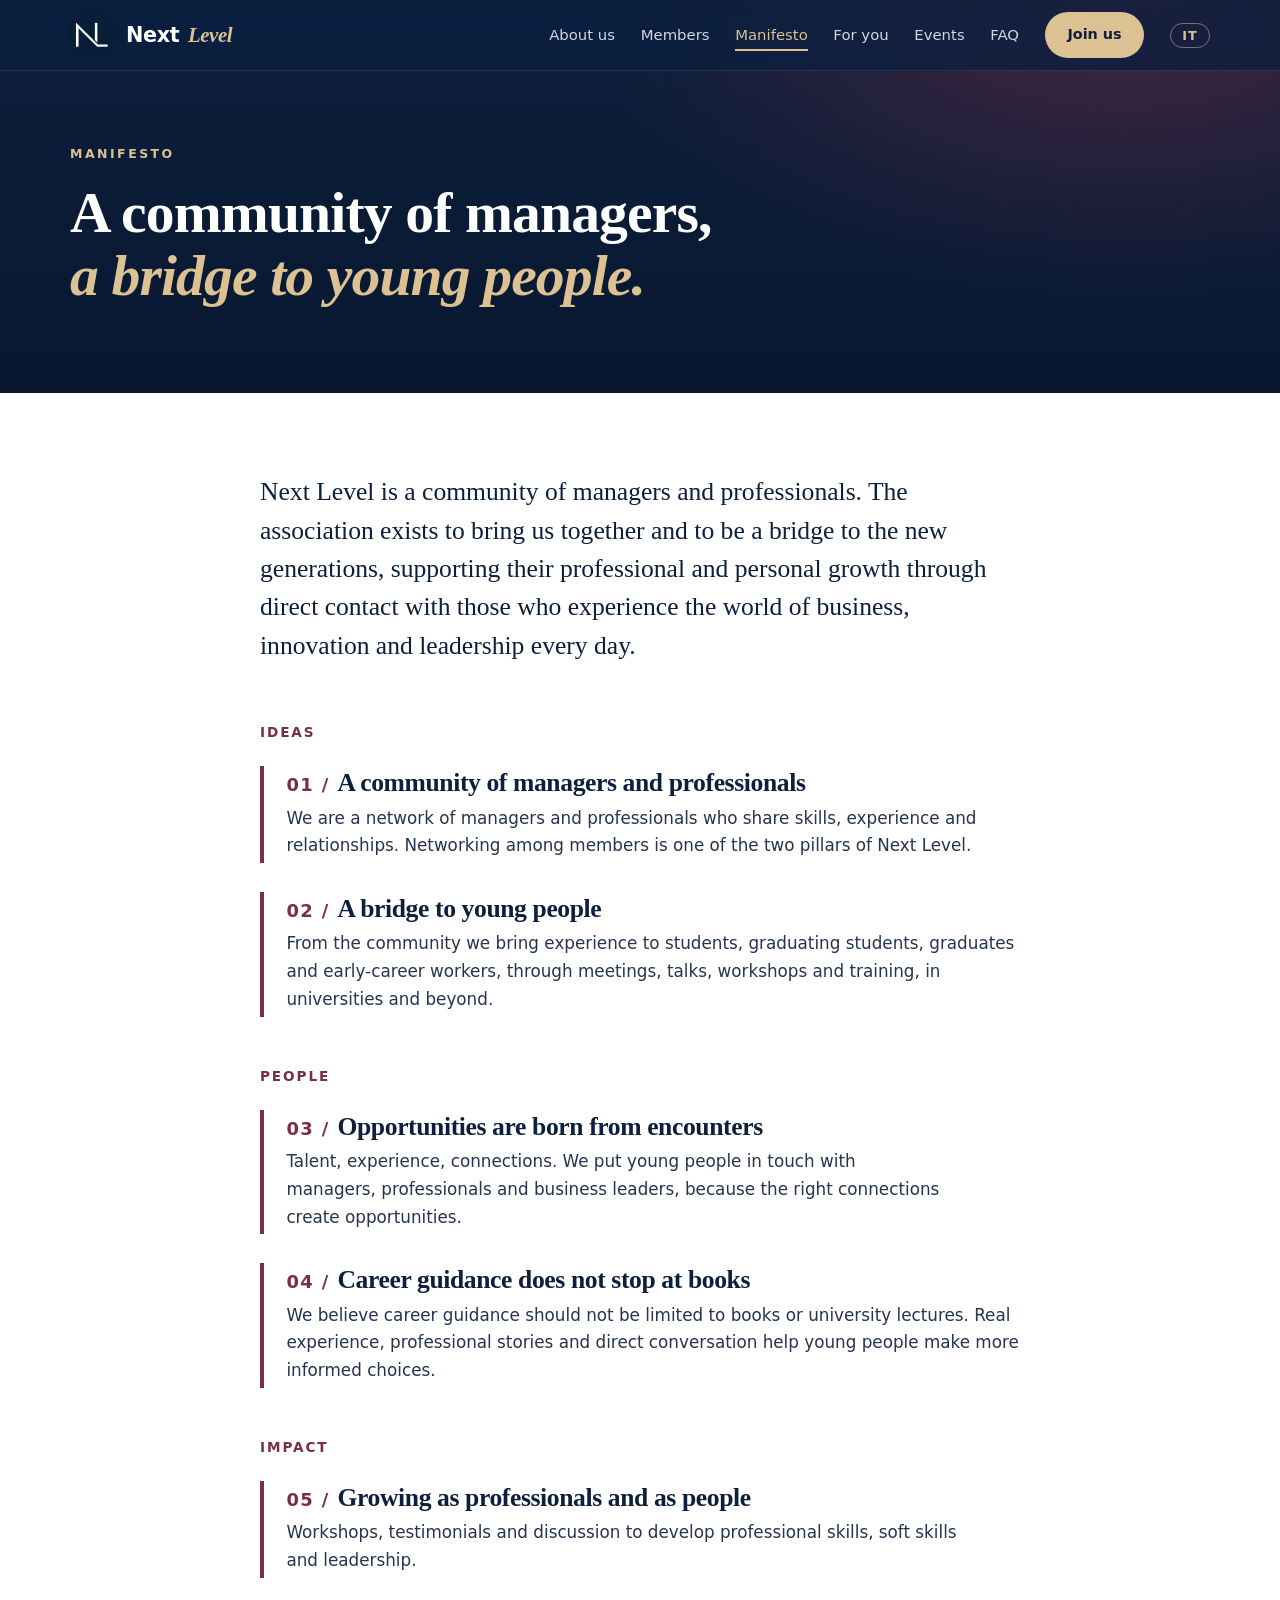
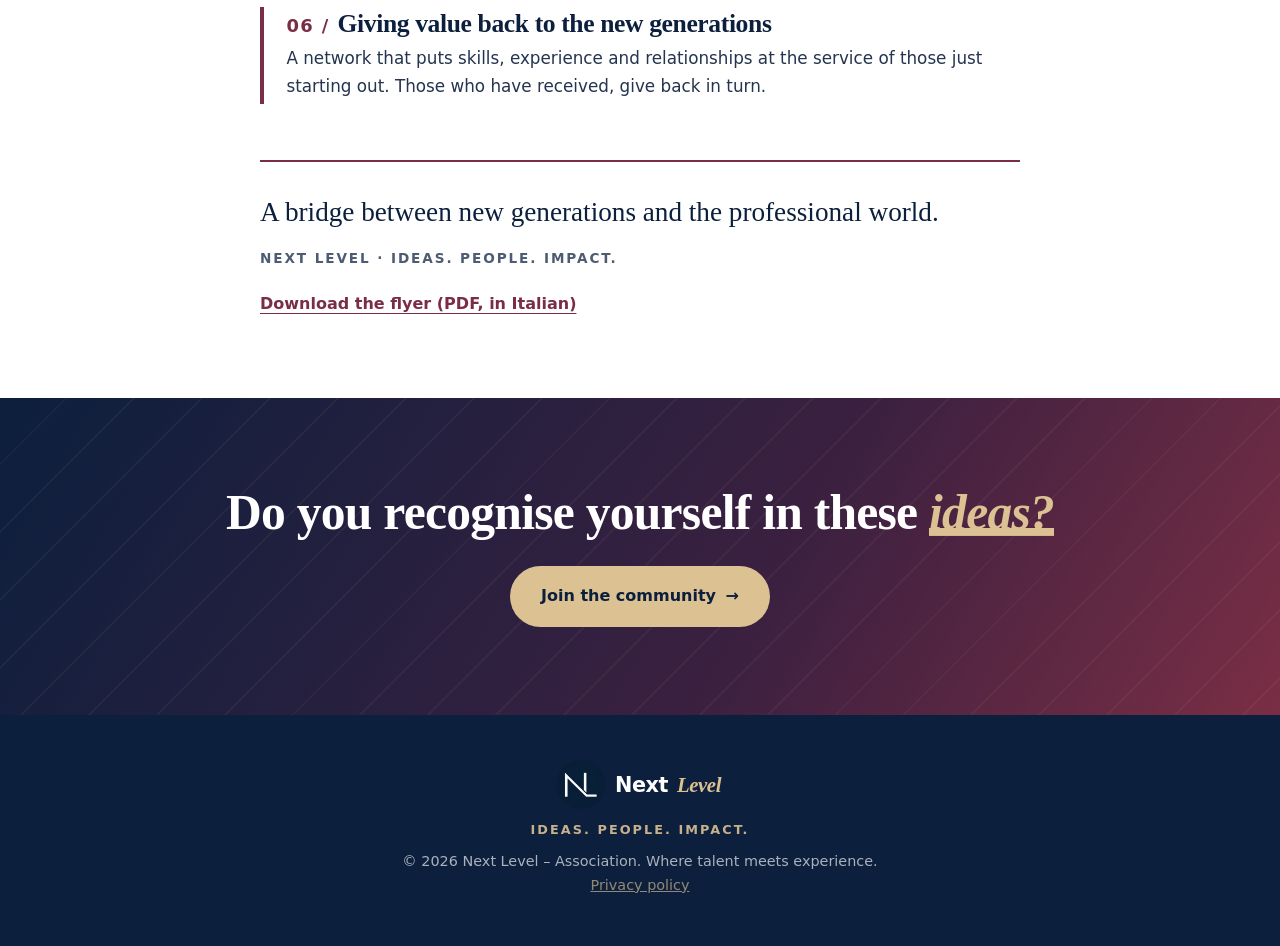
<file: pages/manifesto.html>
<!DOCTYPE html>
<html lang="it">
<head>
<meta charset="UTF-8">
<meta name="viewport" content="width=device-width, initial-scale=1">
<title data-i18n="manifesto.meta.manifesto-next-level">Manifesto – Next Level</title>
<meta data-i18n-content="manifesto.meta.content-il-manifesto-di-next" name="description" content="Il manifesto di Next Level: una community di manager e professionisti che fa da ponte con le nuove generazioni. Idee, persone, impatto.">
<meta name="theme-color" content="#0c1f3d">
<meta property="og:type" content="website">
<meta data-i18n-content="manifesto.meta.content-manifesto-next-level" property="og:title" content="Manifesto – Next Level">
<meta data-i18n-content="manifesto.meta.content-una-community-di-manager" property="og:description" content="Una community di manager e professionisti che fa da ponte con le nuove generazioni.">
<meta property="og:image" content="../assets/logo.png">
<link rel="icon" type="image/png" href="../assets/logo.png">
<link rel="stylesheet" href="../css/main.css">
<script src="../js/core/lang.js"></script>
</head>
<body>

<a data-i18n="common.page.vai-al-contenuto" class="skip" href="#contenuto">Vai al contenuto</a>
<div class="scroll-progress" id="scroll-progress"></div>
<header>
  <div class="container nav">
    <a href="../index.html" class="logo"><img src="../assets/logo.png" alt="" class="logo-img">Next<span>Level</span></a>
    <button data-i18n-aria-label="common.header.aria-label-apri-il-menu" class="burger" aria-label="Apri il menu" aria-expanded="false"><span></span></button>
    <nav>
      <ul id="menu">
        <li><a data-i18n="common.nav.chi-siamo-e-cosa" href="../index.html#chi-siamo">Chi siamo e cosa facciamo</a></li>
        <li><a data-i18n="common.nav.membri" href="membri.html">Membri</a></li>
        <li><a data-i18n="common.nav.manifesto" href="manifesto.html" aria-current="page" class="is-active">Manifesto</a></li>
        <li><a data-i18n="common.nav.per-te" href="../index.html#per-chi">Per te</a></li>
        <li><a data-i18n="common.nav.eventi" href="../index.html#eventi">Eventi</a></li>
        <li><a data-i18n="common.nav.faq" href="../index.html#faq">FAQ</a></li>
        <li><a data-i18n="common.nav.unisciti" href="contatti.html" class="btn btn-primary">Unisciti</a></li>
        <li><a data-i18n="common.nav.en" data-i18n-aria-label="common.nav.aria-label-passa-alla-versione-inglese" class="lang-link" href="#" data-lang-toggle hreflang="en" lang="en" aria-label="Passa alla versione inglese">EN</a></li>
      </ul>
    </nav>
  </div>
</header>

<main id="contenuto">
<section class="page-hero">
  <div class="container">
    <span data-i18n="common.nav.manifesto" class="eyebrow">Manifesto</span>
    <h1 data-i18n="manifesto.page-hero.una-community-di-manager">Una community di manager, <em>un ponte per i giovani.</em></h1>
  </div>
</section>

<section class="manifesto">
  <div class="container">
    <p data-i18n="manifesto.manifesto.next-level-e-una" class="manifesto-intro reveal">Next Level è una community di manager e professionisti. L'associazione esiste per riunirci e per fare da ponte con le nuove generazioni, favorendone la crescita professionale e personale attraverso l'incontro diretto con chi vive ogni giorno il mondo delle aziende, dell'innovazione e della leadership.</p>

    <div class="manifesto-group">
      <span data-i18n="manifesto.manifesto.idee" class="manifesto-group-label reveal">Idee</span>
      <ol class="manifesto-list">
        <li class="reveal">
          <h2 data-i18n="manifesto.manifesto.una-community-di-manager">Una community di manager e professionisti</h2>
          <p data-i18n="manifesto.manifesto.siamo-una-rete-di">Siamo una rete di manager e professionisti che condividono competenze, esperienze e relazioni. Il networking tra i soci è uno dei due pilastri di Next Level.</p>
        </li>
        <li class="reveal">
          <h2 data-i18n="manifesto.manifesto.un-ponte-verso-i">Un ponte verso i giovani</h2>
          <p data-i18n="manifesto.manifesto.dalla-community-portiamo-esperienza">Dalla community portiamo esperienza a studenti, laureandi, laureati e neolavoratori, attraverso incontri, talk, workshop e formazione, in università e fuori.</p>
        </li>
      </ol>
    </div>

    <div class="manifesto-group">
      <span data-i18n="manifesto.manifesto.persone" class="manifesto-group-label reveal">Persone</span>
      <ol class="manifesto-list">
        <li class="reveal">
          <h2 data-i18n="manifesto.manifesto.le-opportunita-nascono-dagli">Le opportunità nascono dagli incontri</h2>
          <p data-i18n="manifesto.manifesto.talento-esperienza-connessioni-mettiamo">Talento, esperienza, connessioni. Mettiamo in contatto i giovani con manager, professionisti e leader aziendali, perché dalle connessioni giuste nascono le opportunità.</p>
        </li>
        <li class="reveal">
          <h2 data-i18n="manifesto.manifesto.l-orientamento-non-si">L'orientamento non si ferma ai libri</h2>
          <p data-i18n="manifesto.manifesto.crediamo-che-l-orientamento">Crediamo che l'orientamento non debba limitarsi ai libri o alle lezioni universitarie. Le esperienze reali, le storie professionali e il confronto diretto aiutano i giovani a fare scelte più consapevoli.</p>
        </li>
      </ol>
    </div>

    <div class="manifesto-group">
      <span data-i18n="manifesto.manifesto.impatto" class="manifesto-group-label reveal">Impatto</span>
      <ol class="manifesto-list">
        <li class="reveal">
          <h2 data-i18n="manifesto.manifesto.crescere-come-professionisti-e">Crescere come professionisti e come persone</h2>
          <p data-i18n="manifesto.manifesto.workshop-testimonianze-e-confronto">Workshop, testimonianze e confronto per sviluppare competenze professionali, soft skill e leadership.</p>
        </li>
        <li class="reveal">
          <h2 data-i18n="manifesto.manifesto.restituire-valore-alle-nuove">Restituire valore alle nuove generazioni</h2>
          <p data-i18n="manifesto.manifesto.una-rete-che-mette">Una rete che mette competenze, esperienze e relazioni a supporto di chi sta iniziando. Chi ha ricevuto, a sua volta restituisce.</p>
        </li>
      </ol>
    </div>

    <div class="manifesto-closing reveal">
      <p data-i18n="manifesto.manifesto.un-ponte-tra-nuove">Un ponte tra nuove generazioni e mondo professionale.</p>
      <small data-i18n="manifesto.manifesto.next-level-ideas-people">Next Level · Ideas. People. Impact.</small>
      <a data-i18n="manifesto.manifesto.scarica-il-volantino-pdf" class="manifesto-download" href="../assets/volantini/volantino-next-level.pdf" download>Scarica il volantino (PDF)</a>
    </div>
  </div>
</section>

<section class="cta-band">
  <div class="container reveal">
    <h2 data-i18n="manifesto.cta-band.ti-riconosci-in-queste">Ti riconosci in queste <em>idee?</em></h2>
    <a data-i18n="common.cta-band.entra-nella-community" href="contatti.html" class="btn btn-primary">Entra nella community <span class="btn-arrow" aria-hidden="true">→</span></a>
  </div>
</section>
</main>

<footer>
  <div class="container">
    <a href="../index.html" class="logo"><img src="../assets/logo.png" alt="" class="logo-img">Next<span>Level</span></a>
    <p data-i18n="common.footer.ideas-people-impact" class="footer-motto">Ideas. People. Impact.</p>
    <p data-i18n="common.footer.next-level-associazione-dove">© <span id="footer-year"></span> Next Level – Associazione. Dove il talento incontra l'esperienza.</p>
    <p><a data-i18n="common.footer.informativa-sulla-privacy" href="../index.html#privacy">Informativa sulla privacy</a></p>
  </div>
</footer>

<button data-i18n-aria-label="common.page.aria-label-torna-su" class="back-to-top" id="back-to-top" aria-label="Torna su"><svg viewBox="0 0 24 24"><path d="M12 19V5M5 12l7-7 7 7"/></svg></button>

<script src="../js/data/site.js"></script>
<script src="../js/core/i18n.js"></script>
<script src="../js/core/reveal.js"></script>
<script src="../js/core/navigation.js"></script>
<script src="../js/core/footer.js"></script>
</body>
</html>
</file>
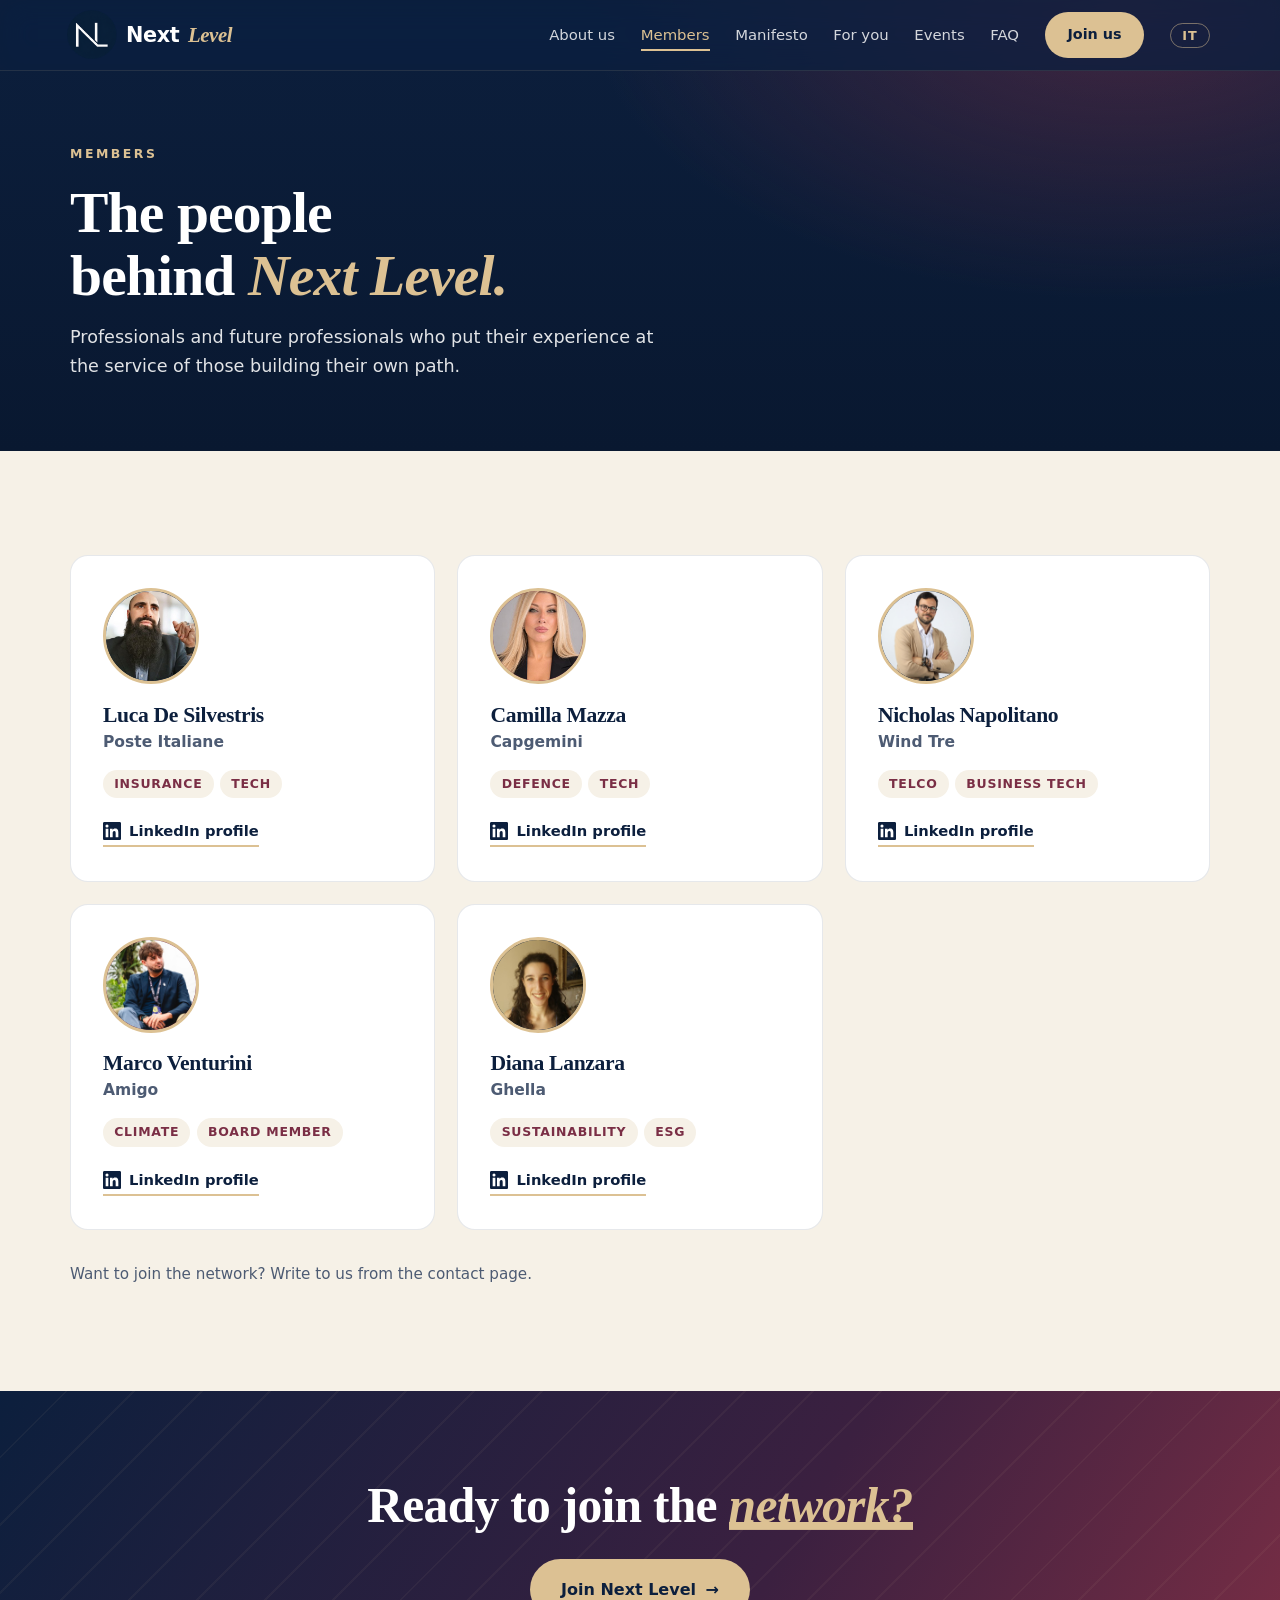
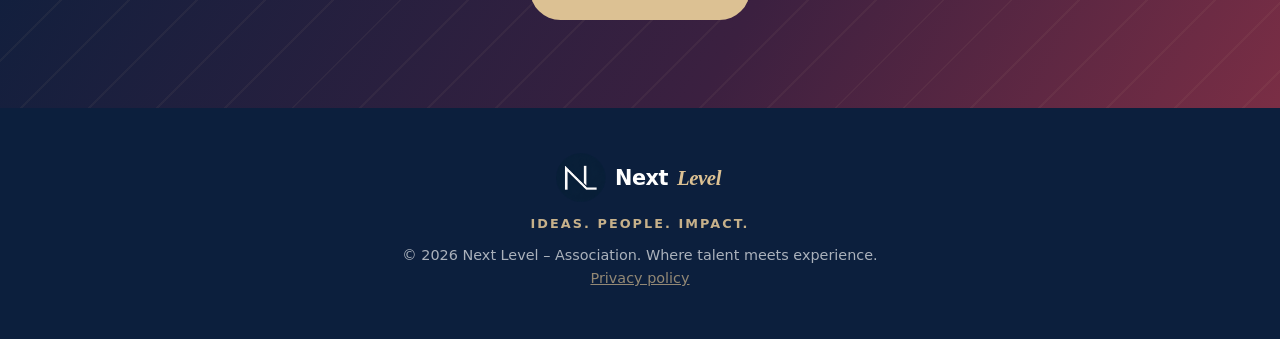
<file: pages/membri.html>
<!DOCTYPE html>
<html lang="it">
<head>
<meta charset="UTF-8">
<meta name="viewport" content="width=device-width, initial-scale=1">
<title data-i18n="members.meta.membri-next-level">Membri – Next Level</title>
<meta data-i18n-content="members.meta.content-le-persone-che-fanno" name="description" content="Le persone che fanno parte di Next Level: professionisti e futuri professionisti che condividono esperienza con chi sta iniziando.">
<meta name="theme-color" content="#0c1f3d">
<meta property="og:type" content="website">
<meta data-i18n-content="members.meta.content-membri-next-level" property="og:title" content="Membri – Next Level">
<meta data-i18n-content="members.meta.content-le-persone-che-fanno-2" property="og:description" content="Le persone che fanno parte di Next Level.">
<meta property="og:image" content="../assets/logo.png">
<link rel="icon" type="image/png" href="../assets/logo.png">
<link rel="stylesheet" href="../css/main.css">
<script src="../js/core/lang.js"></script>
</head>
<body>

<a data-i18n="common.page.vai-al-contenuto" class="skip" href="#contenuto">Vai al contenuto</a>
<div class="scroll-progress" id="scroll-progress"></div>
<header>
  <div class="container nav">
    <a href="../index.html" class="logo"><img src="../assets/logo.png" alt="" class="logo-img">Next<span>Level</span></a>
    <button data-i18n-aria-label="common.header.aria-label-apri-il-menu" class="burger" aria-label="Apri il menu" aria-expanded="false"><span></span></button>
    <nav>
      <ul id="menu">
        <li><a data-i18n="common.nav.chi-siamo-e-cosa" href="../index.html#chi-siamo">Chi siamo e cosa facciamo</a></li>
        <li><a data-i18n="common.nav.membri" href="membri.html" aria-current="page" class="is-active">Membri</a></li>
        <li><a data-i18n="common.nav.manifesto" href="manifesto.html">Manifesto</a></li>
        <li><a data-i18n="common.nav.per-te" href="../index.html#per-chi">Per te</a></li>
        <li><a data-i18n="common.nav.eventi" href="../index.html#eventi">Eventi</a></li>
        <li><a data-i18n="common.nav.faq" href="../index.html#faq">FAQ</a></li>
        <li><a data-i18n="common.nav.unisciti" href="contatti.html" class="btn btn-primary">Unisciti</a></li>
        <li><a data-i18n="common.nav.en" data-i18n-aria-label="common.nav.aria-label-passa-alla-versione-inglese" class="lang-link" href="#" data-lang-toggle hreflang="en" lang="en" aria-label="Passa alla versione inglese">EN</a></li>
      </ul>
    </nav>
  </div>
</header>

<main id="contenuto">
<section class="page-hero">
  <div class="container">
    <span data-i18n="common.nav.membri" class="eyebrow">Membri</span>
    <h1 data-i18n="members.page-hero.le-persone-dietro-next">Le persone dietro <em>Next Level.</em></h1>
    <p data-i18n="members.page-hero.professionisti-e-futuri-professionisti">Professionisti e futuri professionisti che mettono la propria esperienza al servizio di chi sta costruendo il proprio percorso.</p>
  </div>
</section>

<section class="members">
  <div class="container">
    <div class="cards members-grid" id="members-list"></div>
    <p data-i18n="members.members.vuoi-far-parte-della" class="members-note">Vuoi far parte della rete? Scrivici dalla pagina contatti.</p>
  </div>
</section>

<section class="cta-band">
  <div class="container reveal">
    <h2 data-i18n="common.cta-band.pronto-a-entrare-nella">Pronto a entrare nella <em>rete?</em></h2>
    <a data-i18n="common.cta-band.unisciti-a-next-level" href="contatti.html" class="btn btn-primary">Unisciti a Next Level <span class="btn-arrow" aria-hidden="true">→</span></a>
  </div>
</section>
</main>

<footer>
  <div class="container">
    <a href="../index.html" class="logo"><img src="../assets/logo.png" alt="" class="logo-img">Next<span>Level</span></a>
    <p data-i18n="common.footer.ideas-people-impact" class="footer-motto">Ideas. People. Impact.</p>
    <p data-i18n="common.footer.next-level-associazione-dove">© <span id="footer-year"></span> Next Level – Associazione. Dove il talento incontra l'esperienza.</p>
    <p><a data-i18n="common.footer.informativa-sulla-privacy" href="../index.html#privacy">Informativa sulla privacy</a></p>
  </div>
</footer>

<button data-i18n-aria-label="common.page.aria-label-torna-su" class="back-to-top" id="back-to-top" aria-label="Torna su"><svg viewBox="0 0 24 24"><path d="M12 19V5M5 12l7-7 7 7"/></svg></button>

<script src="../js/data/site.js"></script>
<script src="../js/core/i18n.js"></script>
<script src="../js/data/members.js"></script>
<script src="../js/core/reveal.js"></script>
<script src="../js/core/navigation.js"></script>
<script src="../js/pages/members.js"></script>
<script src="../js/core/footer.js"></script>
</body>
</html>
</file>
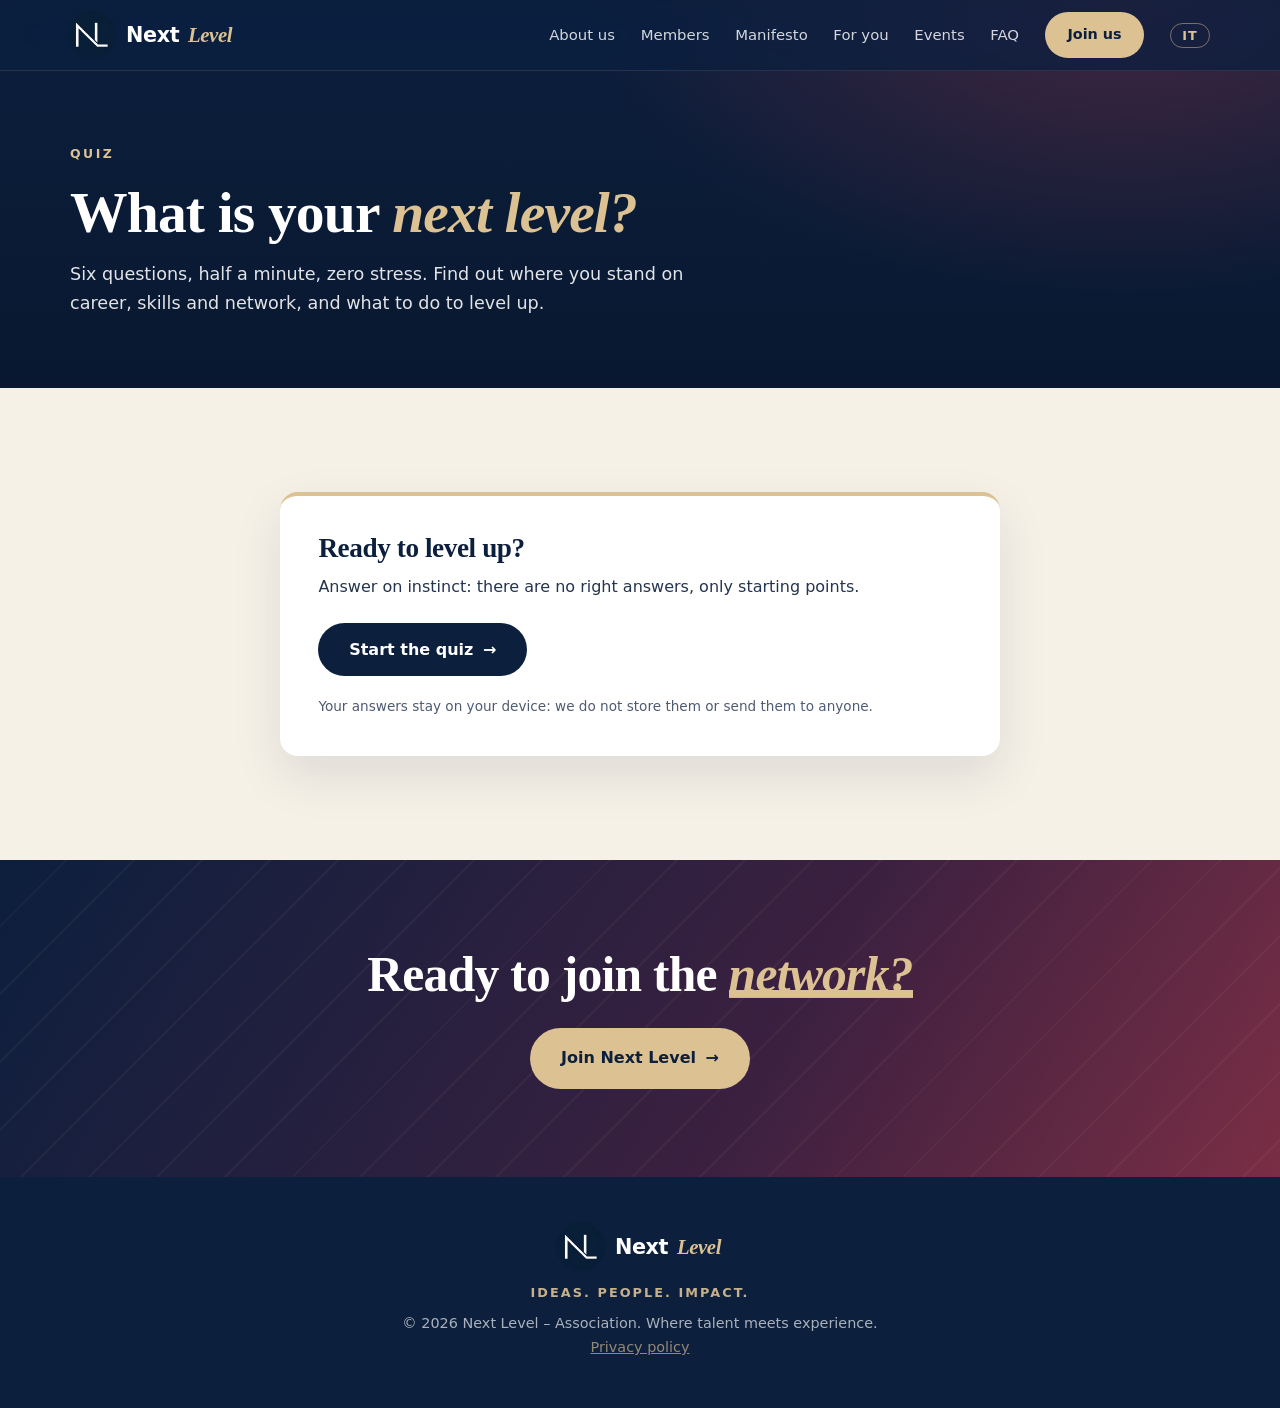
<file: pages/quiz.html>
<!DOCTYPE html>
<html lang="it">
<head>
<meta charset="UTF-8">
<meta name="viewport" content="width=device-width, initial-scale=1">
<title data-i18n="quiz.meta.title">Quiz: qual è il tuo prossimo livello? – Next Level</title>
<meta data-i18n-content="quiz.meta.description" name="description" content="Sei domande, mezzo minuto: scopri a che punto sei con carriera, competenze e rete, e come salire di livello con Next Level.">
<meta name="theme-color" content="#0c1f3d">
<meta property="og:type" content="website">
<meta data-i18n-content="quiz.meta.title" property="og:title" content="Quiz: qual è il tuo prossimo livello? – Next Level">
<meta data-i18n-content="quiz.meta.description" property="og:description" content="Sei domande, mezzo minuto: scopri a che punto sei con carriera, competenze e rete, e come salire di livello con Next Level.">
<meta property="og:image" content="../assets/logo.png">
<link rel="icon" type="image/png" href="../assets/logo.png">
<link rel="stylesheet" href="../css/main.css">
<script src="../js/core/lang.js"></script>
</head>
<body>

<a data-i18n="common.page.vai-al-contenuto" class="skip" href="#contenuto">Vai al contenuto</a>
<div class="scroll-progress" id="scroll-progress"></div>
<header>
  <div class="container nav">
    <a href="../index.html" class="logo"><img src="../assets/logo.png" alt="" class="logo-img">Next<span>Level</span></a>
    <button data-i18n-aria-label="common.header.aria-label-apri-il-menu" class="burger" aria-label="Apri il menu" aria-expanded="false"><span></span></button>
    <nav>
      <ul id="menu">
        <li><a data-i18n="common.nav.chi-siamo-e-cosa" href="../index.html#chi-siamo">Chi siamo e cosa facciamo</a></li>
        <li><a data-i18n="common.nav.membri" href="membri.html">Membri</a></li>
        <li><a data-i18n="common.nav.manifesto" href="manifesto.html">Manifesto</a></li>
        <li><a data-i18n="common.nav.per-te" href="../index.html#per-chi">Per te</a></li>
        <li><a data-i18n="common.nav.eventi" href="../index.html#eventi">Eventi</a></li>
        <li><a data-i18n="common.nav.faq" href="../index.html#faq">FAQ</a></li>
        <li><a data-i18n="common.nav.unisciti" href="contatti.html" class="btn btn-primary">Unisciti</a></li>
        <li><a data-i18n="common.nav.en" data-i18n-aria-label="common.nav.aria-label-passa-alla-versione-inglese" class="lang-link" href="#" data-lang-toggle hreflang="en" lang="en" aria-label="Passa alla versione inglese">EN</a></li>
      </ul>
    </nav>
  </div>
</header>

<main id="contenuto">
<section class="page-hero">
  <div class="container">
    <span data-i18n="quiz.hero.eyebrow" class="eyebrow">Quiz</span>
    <h1 data-i18n="quiz.hero.title">Qual è il tuo <em>prossimo livello?</em></h1>
    <p data-i18n="quiz.hero.lead">Sei domande, mezzo minuto, zero stress. Scopri a che punto sei con carriera, competenze e rete, e cosa fare per salire di livello.</p>
  </div>
</section>

<section class="quiz">
  <div class="container">
    <div class="quiz-card" id="quiz">

      <div class="quiz-panel" id="quiz-intro">
        <h2 data-i18n="quiz.intro.title">Pronto a salire di livello?</h2>
        <p data-i18n="quiz.intro.text">Rispondi d'istinto: non ci sono risposte giuste, solo punti di partenza.</p>
        <button type="button" class="btn btn-dark" id="quiz-start"><span data-i18n="quiz.intro.start">Inizia il quiz</span> <span class="btn-arrow" aria-hidden="true">→</span></button>
        <p data-i18n="quiz.intro.privacy" class="quiz-privacy">Le tue risposte restano sul tuo dispositivo: non le salviamo e non le inviamo a nessuno.</p>
      </div>

      <div class="quiz-panel" id="quiz-question" hidden>
        <div class="quiz-progress" id="quiz-progress" role="progressbar" aria-valuemin="0" aria-valuemax="6" aria-valuenow="0"><span id="quiz-bar"></span></div>
        <p class="quiz-count" id="quiz-count"></p>
        <h2 class="quiz-title" id="quiz-title" tabindex="-1"></h2>
        <div class="quiz-answers" id="quiz-answers" role="group" aria-labelledby="quiz-title"></div>
        <button type="button" class="quiz-back" id="quiz-back"></button>
      </div>

      <div class="quiz-panel" id="quiz-result" hidden></div>

    </div>
  </div>
</section>

<section class="cta-band">
  <div class="container reveal">
    <h2 data-i18n="common.cta-band.pronto-a-entrare-nella">Pronto a entrare nella <em>rete?</em></h2>
    <a data-i18n="common.cta-band.unisciti-a-next-level" href="contatti.html" class="btn btn-primary">Unisciti a Next Level <span class="btn-arrow" aria-hidden="true">→</span></a>
  </div>
</section>
</main>

<footer>
  <div class="container">
    <a href="../index.html" class="logo"><img src="../assets/logo.png" alt="" class="logo-img">Next<span>Level</span></a>
    <p data-i18n="common.footer.ideas-people-impact" class="footer-motto">Ideas. People. Impact.</p>
    <p data-i18n="common.footer.next-level-associazione-dove">© <span id="footer-year"></span> Next Level – Associazione. Dove il talento incontra l'esperienza.</p>
    <p><a data-i18n="common.footer.informativa-sulla-privacy" href="../index.html#privacy">Informativa sulla privacy</a></p>
  </div>
</footer>

<button data-i18n-aria-label="common.page.aria-label-torna-su" class="back-to-top" id="back-to-top" aria-label="Torna su"><svg viewBox="0 0 24 24"><path d="M12 19V5M5 12l7-7 7 7"/></svg></button>

<script src="../js/data/site.js"></script>
<script src="../js/core/i18n.js"></script>
<script src="../js/data/events.js"></script>
<script src="../js/core/events-util.js"></script>
<script src="../js/core/reveal.js"></script>
<script src="../js/core/navigation.js"></script>
<script src="../js/pages/quiz.js"></script>
<script src="../js/core/footer.js"></script>
</body>
</html>
</file>
<file: css/main.css>
/* Punto d'ingresso dei fogli di stile. L'ordine conta:
   prima le basi, poi componenti e sezioni, in fondo reveal e accessibilità. */
@import url("core/tokens.css");
@import url("core/base.css");
@import url("core/buttons.css");

@import url("components/header.css");
@import url("components/back-to-top.css");
/* @import url("components/ticker.css"); */
@import url("components/cards.css");

@import url("sections/hero.css");
@import url("sections/about.css");
@import url("sections/audience.css");
@import url("sections/journey.css");
@import url("sections/events.css");
@import url("sections/faq.css");
@import url("sections/contact.css");
@import url("sections/members.css");
@import url("sections/manifesto.css");
@import url("sections/event-detail.css");
@import url("sections/countdown.css");
@import url("sections/quiz.css");
@import url("sections/notfound.css");

@import url("components/footer.css");
@import url("components/privacy-dialog.css");

@import url("core/reveal.css");
@import url("core/accessibility.css");
</file>
